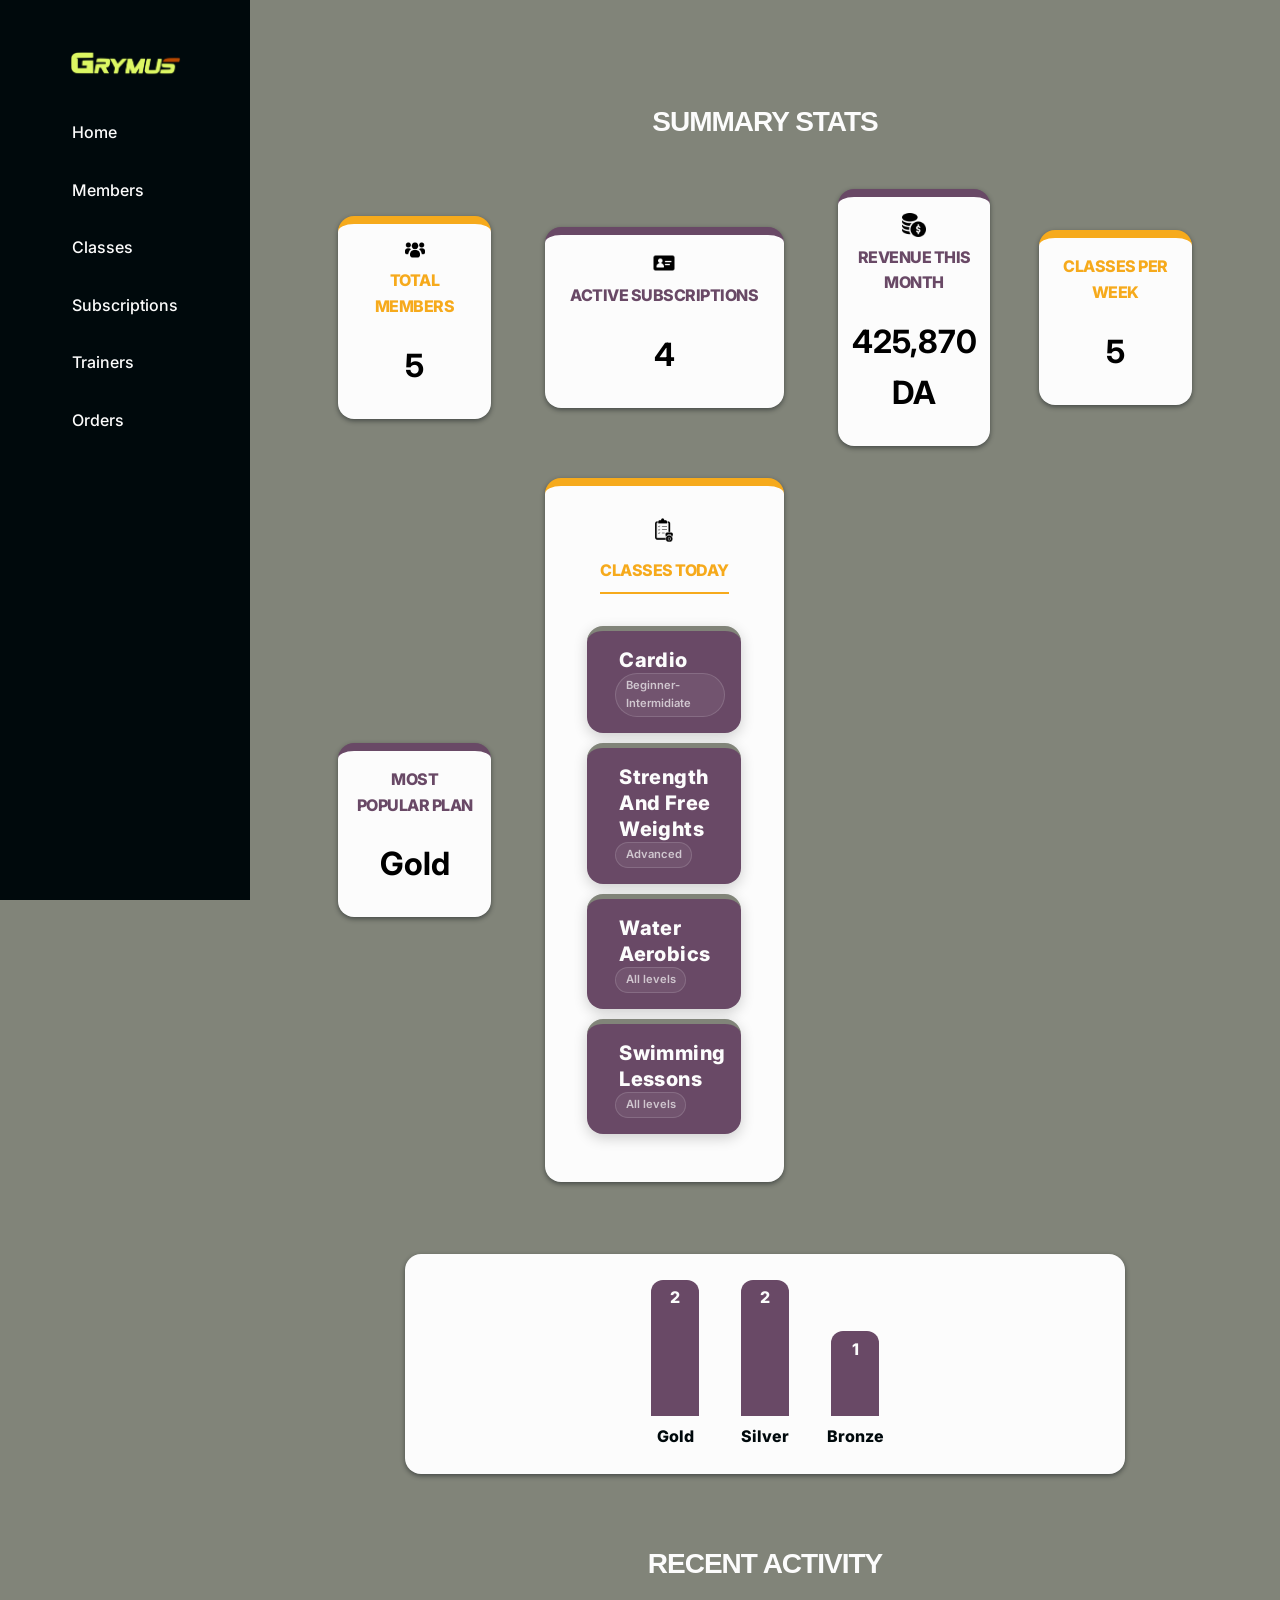
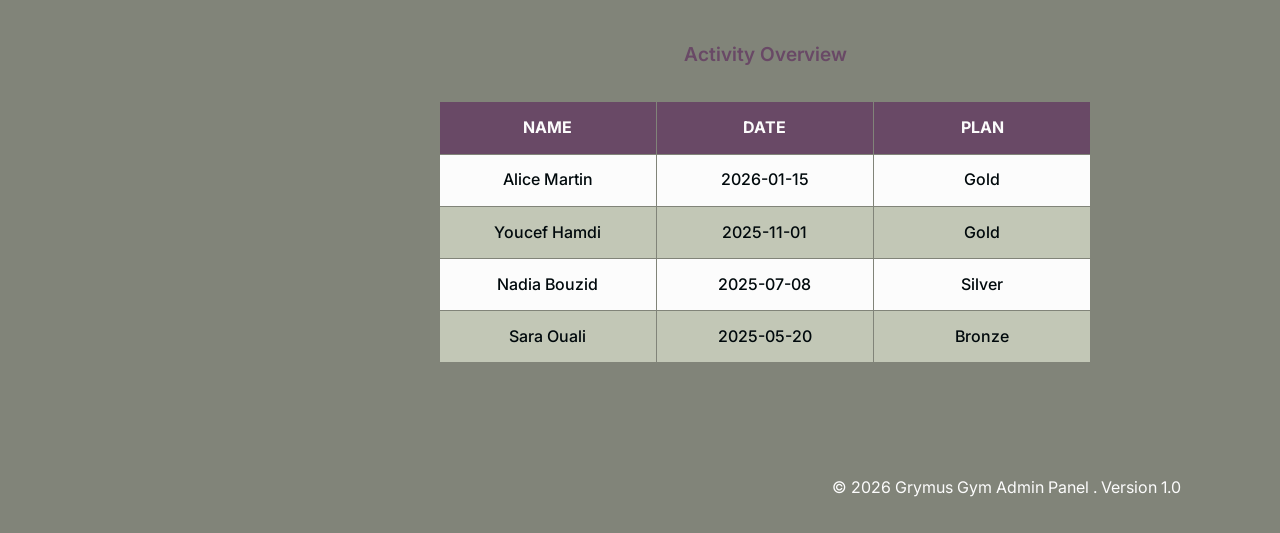
<file: admin-dashboard.html>
<!DOCTYPE html>
<html lang="en">
<head>
    <meta charset="UTF-8">
    <meta name="viewport" content="width=device-width, initial-scale=1.0">
    <title>Dashboard-Grymus</title>
    <link rel="stylesheet" href="admin.css">
    <link rel="preconnect" href="https://fonts.googleapis.com">
    <link rel="preconnect" href="https://fonts.gstatic.com" crossorigin>
    <link href="https://fonts.googleapis.com/css2?family=Inter:ital,opsz,wght@0,14..32,100..900;1,14..32,100..900&family=Oswald:wght@200..700&family=Poppins:ital,wght@0,100;0,200;0,300;0,400;0,500;0,600;0,700;0,800;0,900;1,100;1,200;1,300;1,400;1,500;1,600;1,700;1,800;1,900&family=Roboto:ital,wght@0,100..900;1,100..900&family=Syne:wght@400..800&display=swap" rel="stylesheet">
</head>
<body>
    
    <!--SIDE BAR NAVIGATION-->
   <aside>
      <nav id="sidebar-nav">
        <img src="imgs-admin/logo.png" alt="">
        <ul>
            <li><a href="admin-dashboard.html">Home</a></li>
            <li><a href="member-management.html">Members</a></li>
            <li><a href="admin-plans.html">Classes</a></li>
            <li><a href="">Subscriptions</a></li>
            <li><a href="">Trainers</a></li>
            <li><a href="">Orders</a></li>
        </ul>
      </nav>
   </aside>
    

   <main>
    <!--SUMMARY STATS SECTION-->
    <section id="summary-stats">
        <h2>Summary Stats</h2>
        <div id="stat-cards-container">
           <div class="stat-card total-members">
               <h3>Total Members</h3>
               <p id="dashboard-member-count">51</p>
           </div>
           <div class="stat-card active-subs">
               <h3>Active Subscriptions</h3>
               <p id="activeSubscriptions">21</p>
           </div>

           <div class="stat-card revenue">
               <h3>Revenue This Month</h3>
               <p>425,870 DA</p>
           </div>
           <div class="stat-card classesPerWeek">
              <h3>Classes Per Week</h3>
              <p id="classesPerWeek">—</p>
          </div>
          <div class="stat-card popularPlan">
              <h3>Most Popular Plan</h3>
               <p id="popularPlan">—</p>
          </div>
                     <div class="stat-card classes-today">
               <h3>Classes Today</h3>
               <div id="today-classes-container">
                   <div class="today-class">
                      <h4>Cardio</h4>
                       <p class="level-badge">Beginner-Intermidiate</p>
                  </div>
                  <div class="today-class">
                      <h4>Strength And Free Weights</h4>
                      <p class="level-badge">Advanced</p>
                  </div>
                  <div class="today-class">
                      <h4>Water Aerobics</h4>
                      <p class="level-badge">All levels</p>
                  </div>
                  <div class="today-class">
                      <h4>Swimming Lessons</h4>
                      <p class="level-badge">All levels</p>
                  </div>
               </div>
           </div>


        </div>
        
    </section>


    <div id="planChart"></div> 


    <!--RECECENT ACTIVITY SECTION-->
    <section id="recent-activity">
        <h2>Recent Activity</h2>
        <table>
            <caption>Activity overview</caption>
            <thead>
                <tr>
                    <th>Name</th>
                    <th>Date</th>
                    <th>Plan</th>
                </tr>
            </thead>
            <tbody>
                <tr>
                    <td>Mohamed Amine</td>
                    <td>2026-03-04</td>
                    <td>Silver</td>
                </tr>
                <tr>
                    <td>Sarah Benali</td>
                    <td>2026-03-01</td>
                    <td>Bronze</td>
                </tr>
                <tr>
                    <td>Youcef Bensalem</td>
                    <td>2026-02-28</td>
                    <td>Silver</td>
                </tr>
                <tr>
                    <td>amir Allouche</td>
                    <td>2026-02-20</td>
                    <td>Gold</td>
                </tr>
                <tr>
                    <td>Yasmine Benghalem</td>
                    <td>2026-02-18</td>
                    <td>Silver</td>
                </tr>
            </tbody>
        </table>
    </section>


   </main>
   
   <footer>
    <p>&copy; 2026 Grymus Gym Admin Panel . Version 1.0</p>
   </footer>
    
   
   <script src="admin.js"></script>
</body>
</html>
</file>
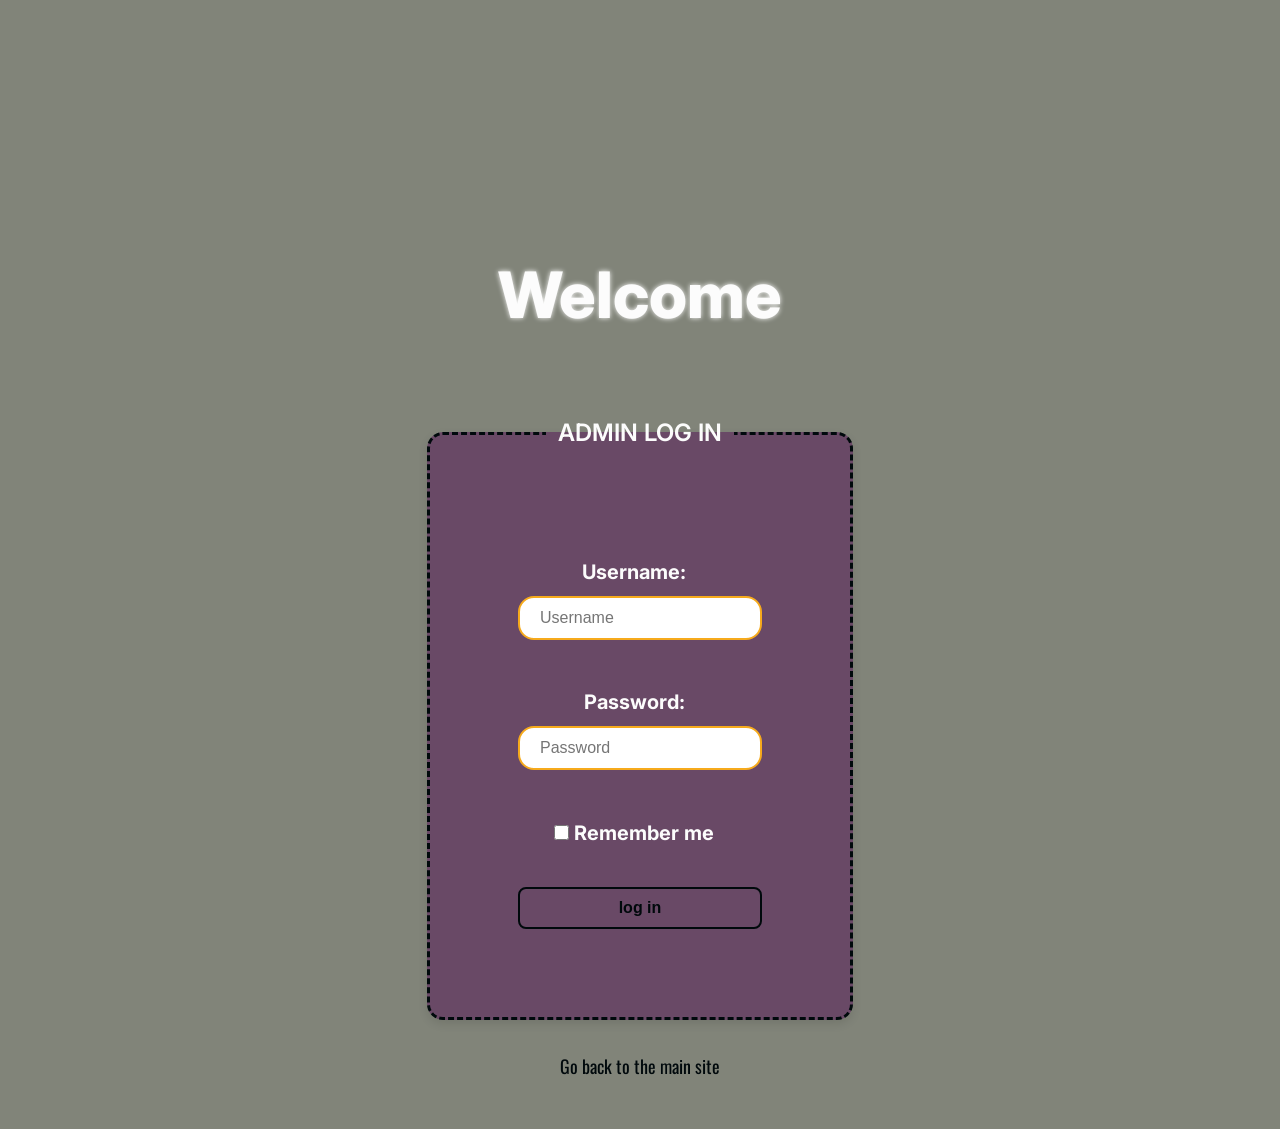
<file: admin-login.html>
<!DOCTYPE html>
<html lang="en">
<head>
    <meta charset="UTF-8">
    <meta name="viewport" content="width=device-width, initial-scale=1.0">
    <title>Admin Login-Grymus</title>
    <link rel="stylesheet" href="admin.css">
    <link rel="preconnect" href="https://fonts.googleapis.com">
  <link rel="preconnect" href="https://fonts.gstatic.com" crossorigin>
  <link href="https://fonts.googleapis.com/css2?family=Inter:ital,opsz,wght@0,14..32,100..900;1,14..32,100..900&family=Oswald:wght@200..700&family=Roboto:ital,wght@0,100..900;1,100..900&family=Syne:wght@400..800&display=swap" rel="stylesheet">
</head>
<body id="login-body">
    <main class="admin-main">
            <header>Welcome</header>
            <!--ADMIN LOG IN-->
        <section id="admin-log-in-form">

            <fieldset>
                <legend> Admin Log In</legend>
                <form>
                    <label for="username">Username:</label>
                    <input type="text" id="username" placeholder="Username" name="username" required>
                    <br>

                    <label for="password">Password:</label>
                    <input type="password" id="password" name="password" placeholder="Password" required>
                    <br>

                    <label><input type="checkbox" name="remember"> Remember me</label>
                    <br>

                    <button>log in</button>

                </form>

            </fieldset>
            <a class="main-site" href="../index.html">Go back to the main site</a>
        </section>
    </main>

</body>
</html>
</file>
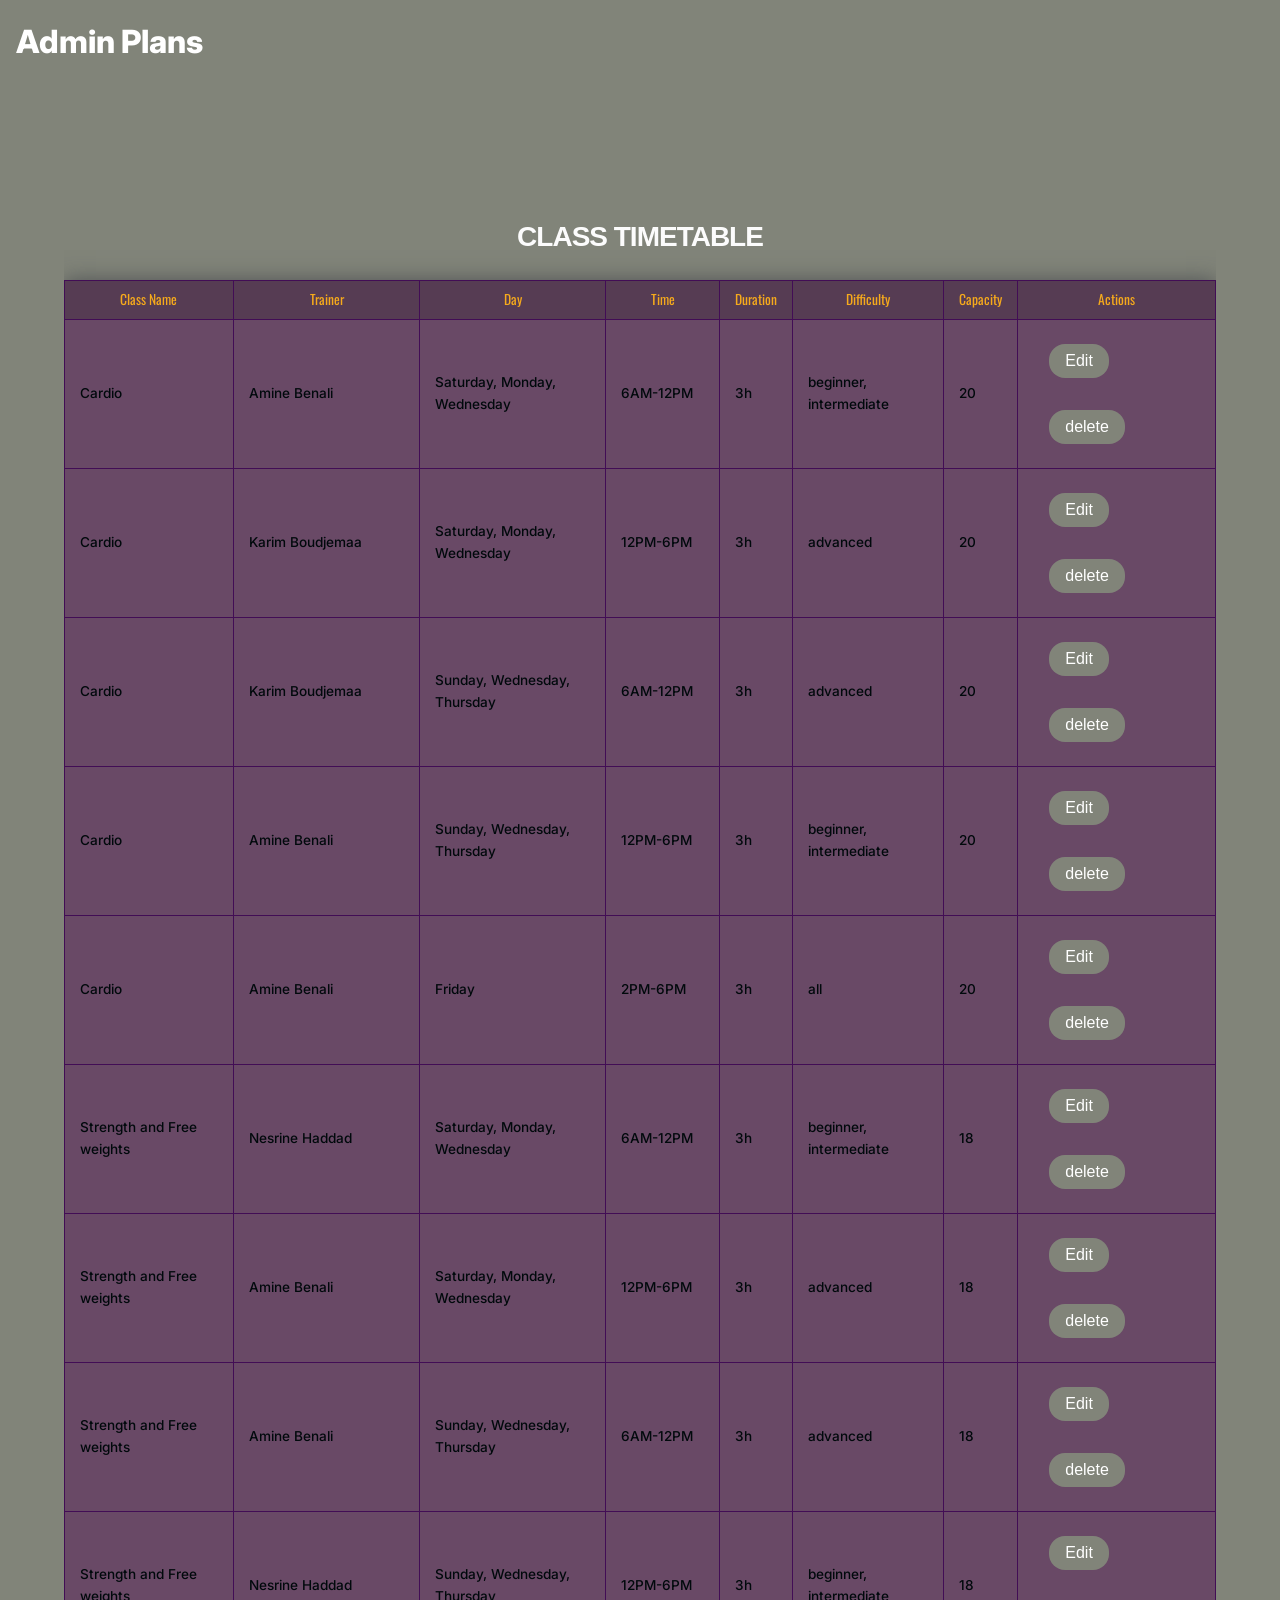
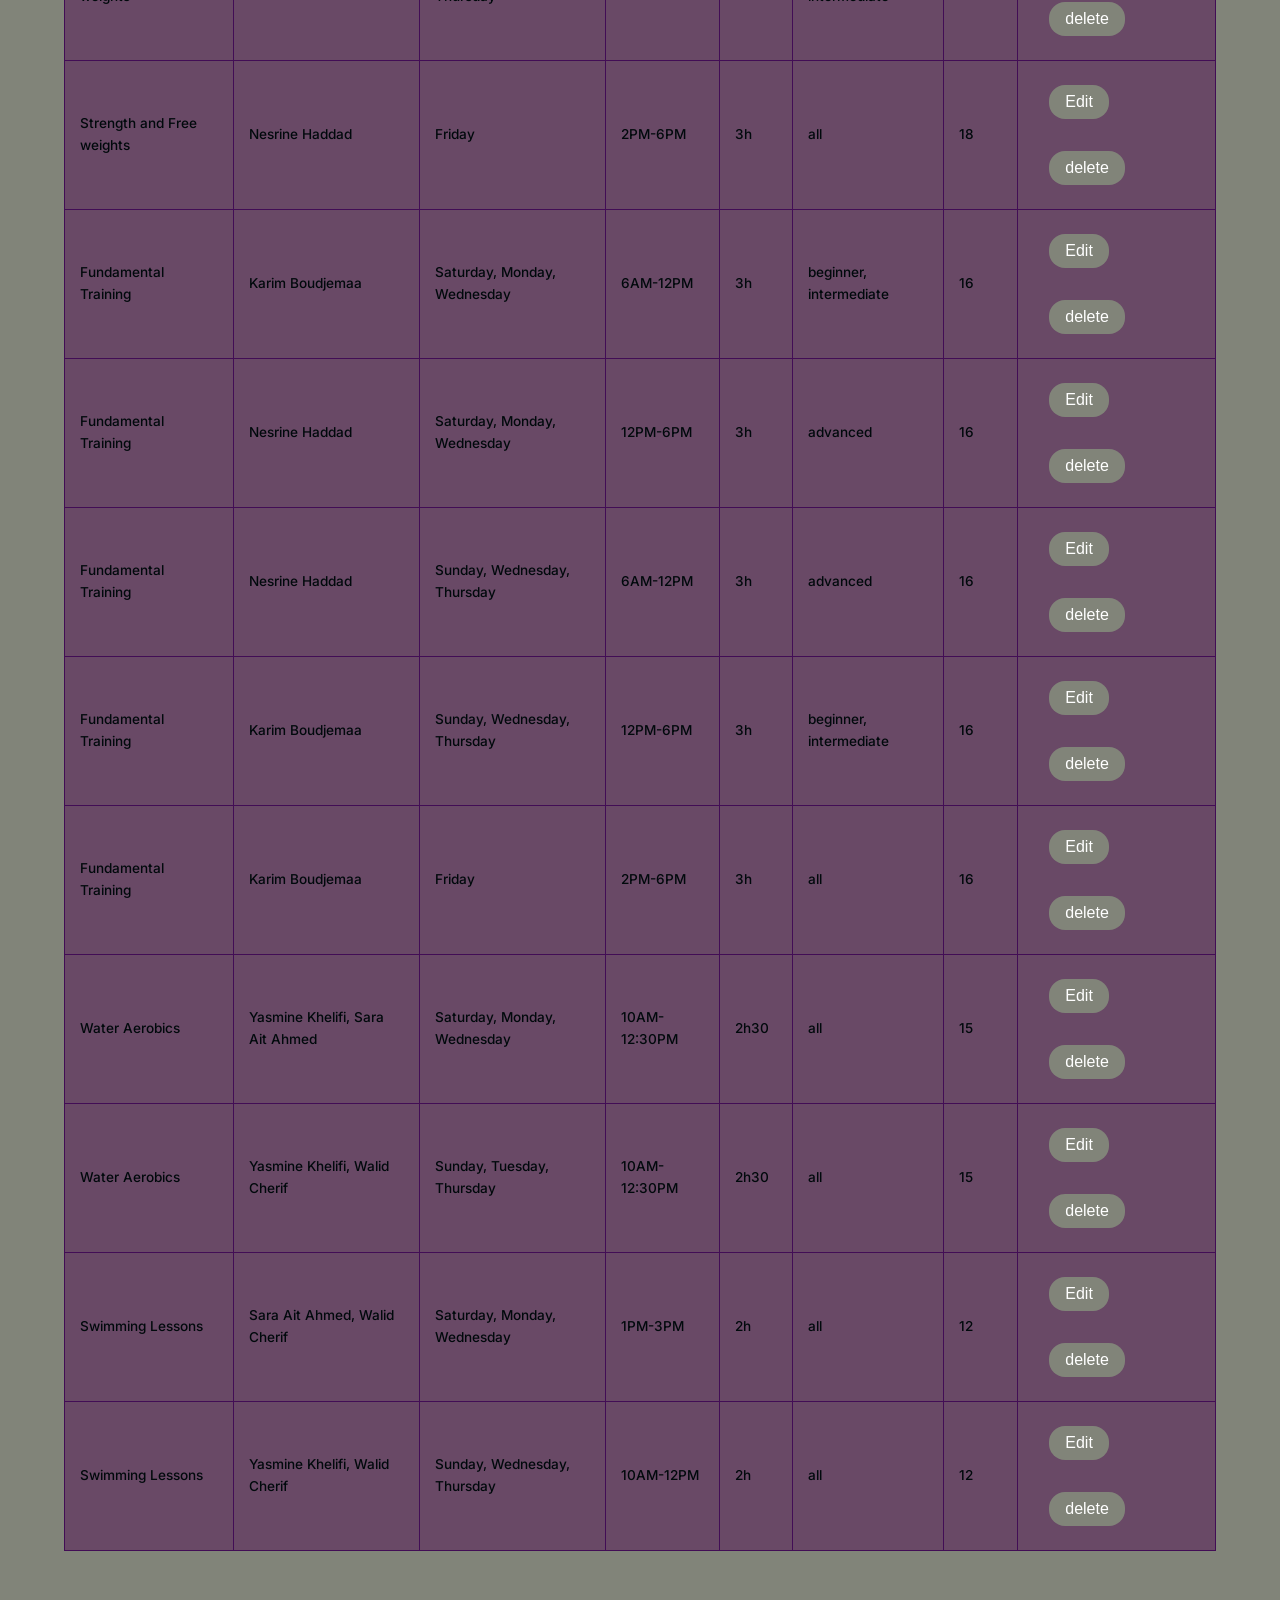
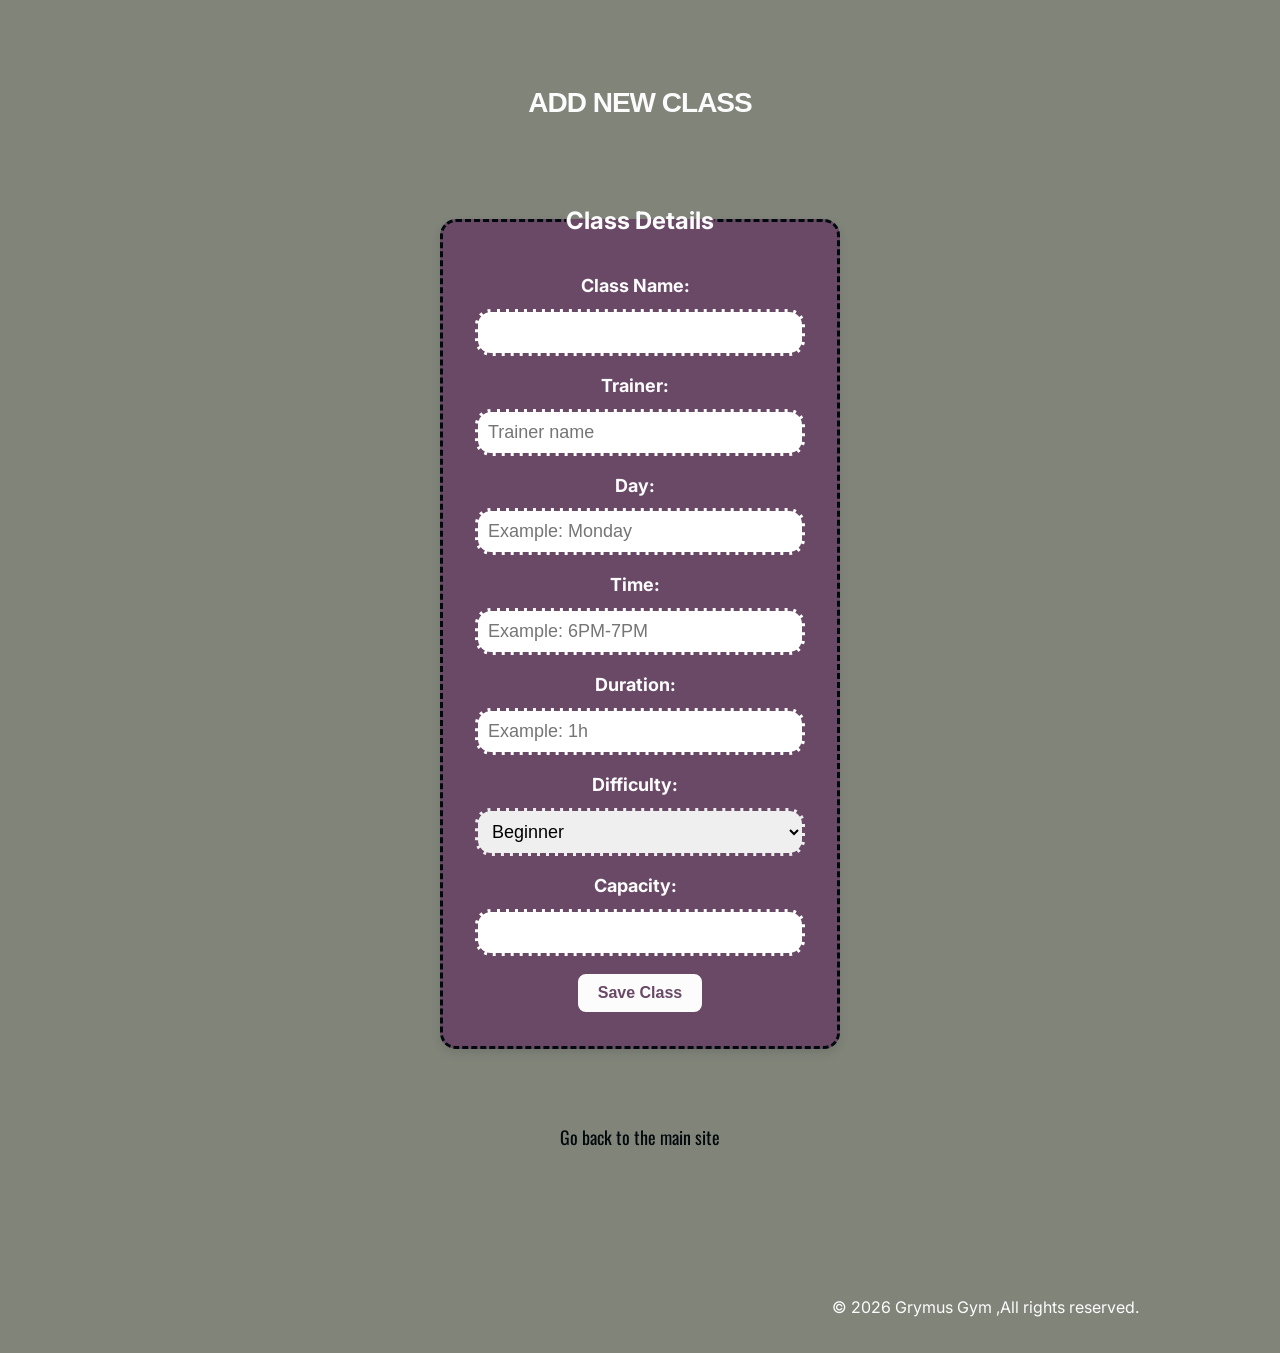
<file: admin-plans.html>
<!DOCTYPE html>
<html lang="en">
<head>
    <meta charset="UTF-8">
    <meta name="viewport" content="width=device-width, initial-scale=1.0">
    <title>Admin Plans-Grymus</title>
    <link rel="stylesheet" href="admin.css">
    <link rel="preconnect" href="https://fonts.googleapis.com">
  <link rel="preconnect" href="https://fonts.gstatic.com" crossorigin>
  <link href="https://fonts.googleapis.com/css2?family=Inter:ital,opsz,wght@0,14..32,100..900;1,14..32,100..900&family=Oswald:wght@200..700&family=Roboto:ital,wght@0,100..900;1,100..900&family=Syne:wght@400..800&display=swap" rel="stylesheet">
</head>
<body>
    
    <header>
        <h1>Admin Plans</h1>
    </header>


    <main class="plan-main">
                <section id="admin-classes">
                    <h2>Class Timetable</h2>
                    <table id="classes-admin-table">
                        <thead>
                            <tr>
                                <th>Class Name</th>
                                <th>Trainer</th>
                                <th>Day</th>
                                <th>Time</th>
                                <th>Duration</th>
                                <th>Difficulty</th>
                                <th>Capacity</th>
                                <th>Actions</th>
                            </tr>
                        </thead>
                        <tbody id="adminClassesBody"></tbody>
                    </table>
                </section>

                <section id="class-details">
                    <h2 id="classFormTitle">Add New Class</h2>
                    <p id="classFormMessage" aria-live="polite"></p>
                    <fieldset>
                        <legend>Class Details</legend>
                        <form id="classForm">
                            <input type="hidden" id="editIndex">
                            <div class="form-group">
                                <label for="className">Class Name:</label>
                                <input type="text" id="className" required>
                            </div>
                            <div class="form-group">
                                <label for="classTrainer">Trainer:</label>
                                <input type="text" id="classTrainer" placeholder="Trainer name" required>
                            </div>
                            <div class="form-group">
                                <label for="classDay">Day:</label>
                                <input type="text" id="classDay" placeholder="Example: Monday" required>
                            </div>
                            <div class="form-group">
                                <label for="classTime">Time:</label>
                                <input type="text" id="classTime" placeholder="Example: 6PM-7PM" required>
                            </div>
                            <div class="form-group">
                                <label for="classDuration">Duration:</label>
                                <input type="text" id="classDuration" placeholder="Example: 1h" required>
                            </div>
                            <div class="form-group">
                                <label for="classDifficulty">Difficulty:</label>
                                <select id="classDifficulty" required>
                                    <option value="beginner">Beginner</option>
                                    <option value="intermediate">Intermediate</option>
                                    <option value="advanced">Advanced</option>
                                    <option value="all">All levels</option>
                                </select>
                            </div>
                            <div class="form-group">
                                <label for="classCapacity">Capacity:</label>
                                <input type="number" id="classCapacity" min="1" required>
                            </div>
                            <button type="submit">Save Class</button>
                            <button type="button" id="cancelEdit" hidden>Cancel Edit</button>
                        </form>
                    </fieldset>
                </section>

                <a class="main-site" href="../index.html">Go back to the main site</a>

    </main>

        <!--FOOTER-->
    <footer>
        <p>&copy; 2026 Grymus Gym ,All rights reserved.</p>
    </footer>

    <script src="admin-plans.js"></script>

</body>
</html>
</file>
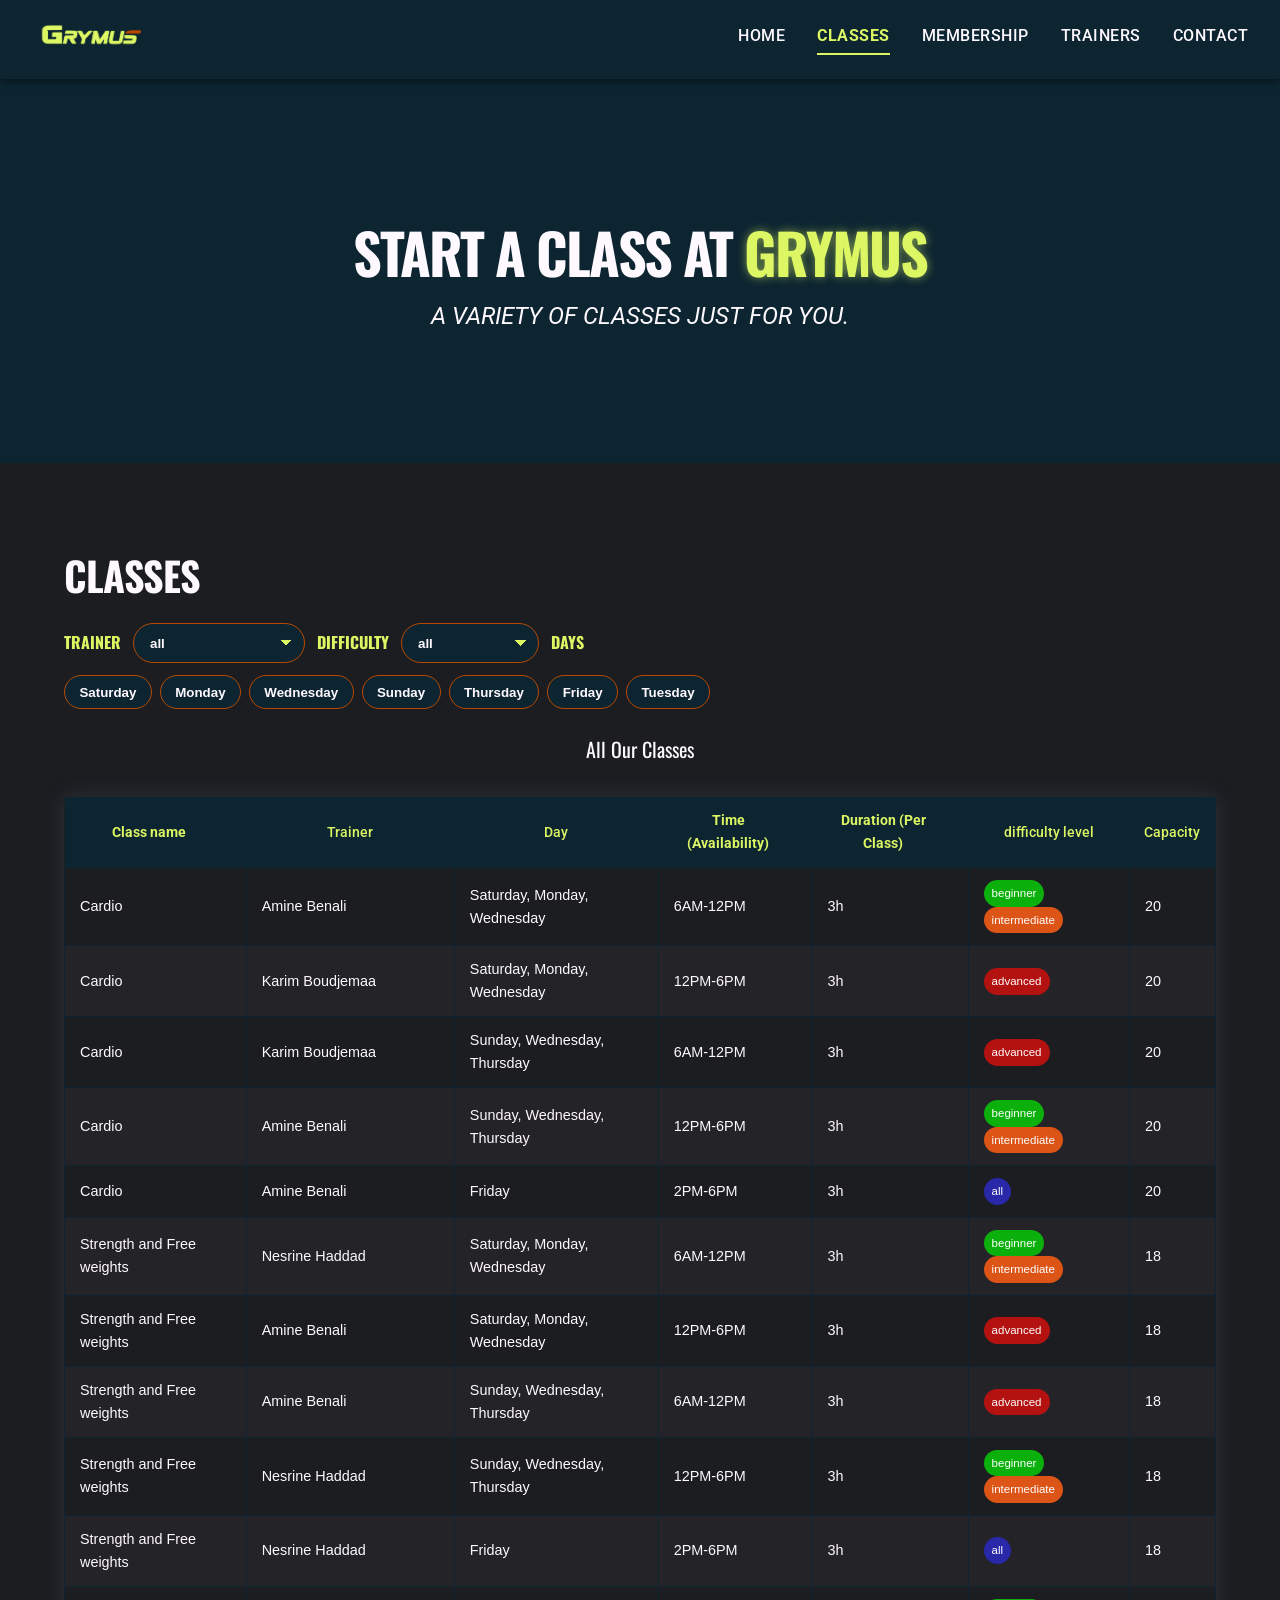
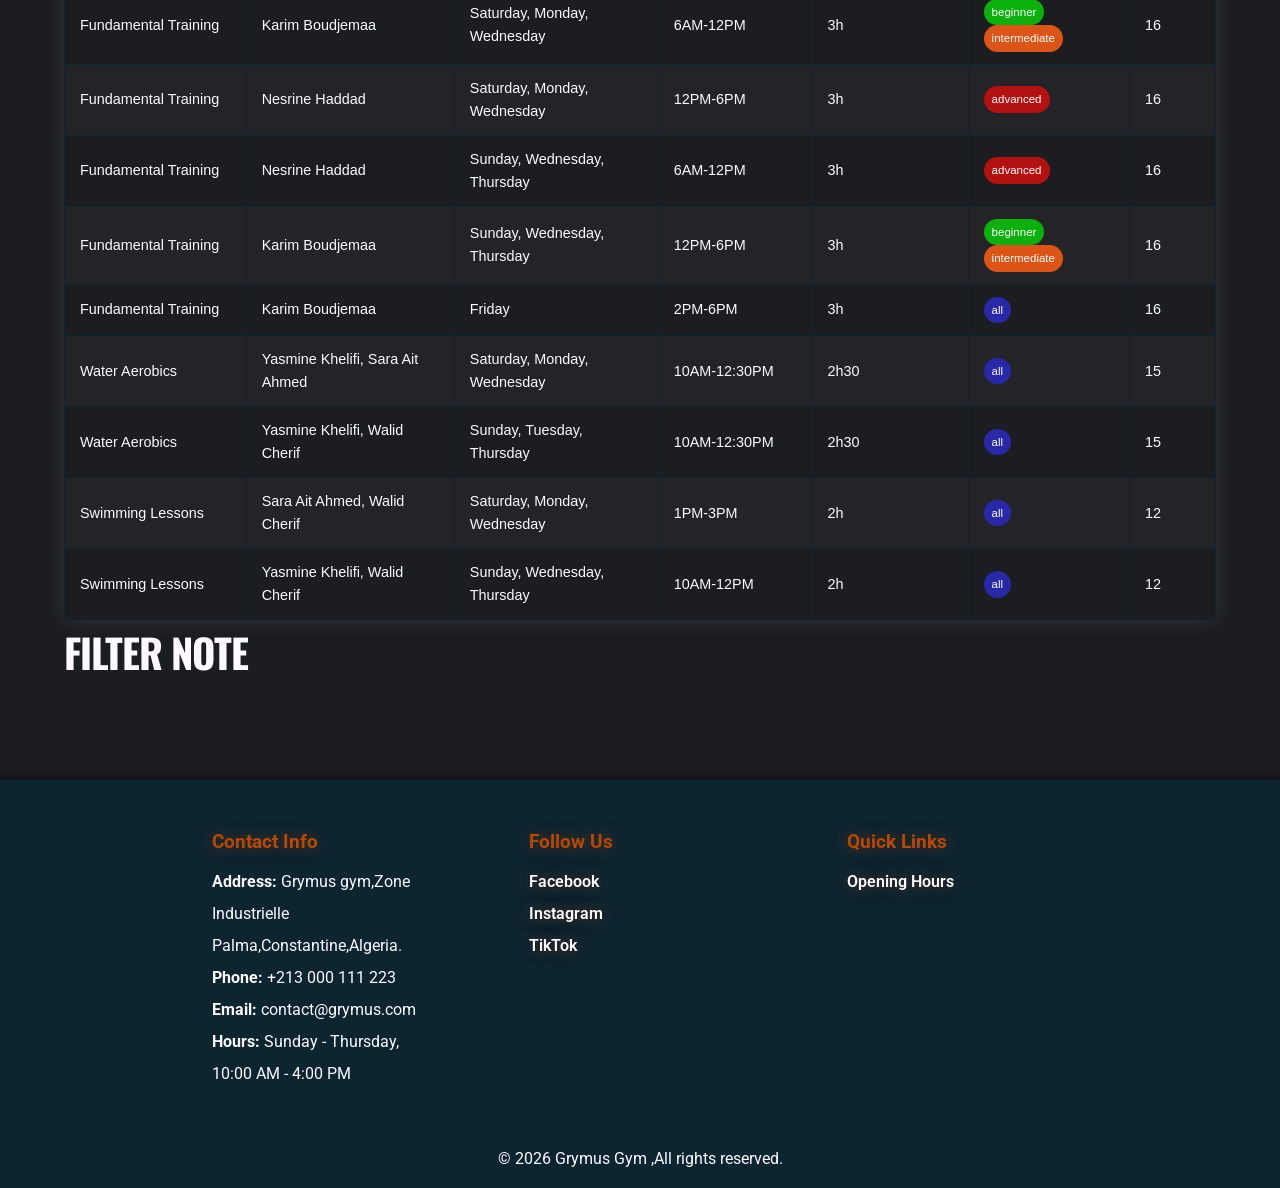
<file: classes.html>
<!DOCTYPE html>
<html lang="en">
<head>
    <meta charset="UTF-8">
    <meta name="viewport" content="width=device-width, initial-scale=1.0">
    <title>Classes-Grymus</title>
     <link rel="stylesheet" href="style.css">
  <link rel="preconnect" href="https://fonts.googleapis.com">
  <link rel="preconnect" href="https://fonts.gstatic.com" crossorigin>
  <link href="https://fonts.googleapis.com/css2?family=Inter:ital,opsz,wght@0,14..32,100..900;1,14..32,100..900&family=Oswald:wght@200..700&family=Roboto:ital,wght@0,100..900;1,100..900&family=Syne:wght@400..800&display=swap" rel="stylesheet">
</head>
<body>
    <!--NAVIGATION BAR-->

    <nav>
        <img src="imgs/logo.png" alt="Grymus Logo" height="150" width="100">
        <ul>
            <li><a href="index.html">Home</a></li>
            <li><a href="classes.html"  class="active">Classes</a></li>
            <li><a href="membership.html">Membership</a></li>
            <li><a href="trainers.html">Trainers</a></li>
            <li><a href="contact.html">Contact</a></li>
        </ul>
    </nav>

    <!--HERO SECTION-->

    <header class="page-header">
        <h1>Start a class at <span>Grymus</span></h1>
        <p>A variety of classes just for you.</p>
    </header>


    <main>

        <section id="classes-table">
            <h2>Classes</h2>
            <div id="filters">
            <label class="filter-label" for="trainerFilter">Trainer</label>
            <select id="trainerFilter" class="filter-select"></select>

            <label class="filter-label" for="difficultyFilter">Difficulty</label>
            <select id="difficultyFilter" class="filter-select"></select>

            <label class="filter-label">Days</label>
            <div id="dayFilter"></div>
            </div>
        
            <table>
                <caption>All Our Classes</caption>
               <thead>
                   <tr>
                      <th><button type="button" class="sort-btn" data-sort="name">Class name <span class="sort-indicator" aria-hidden="true"></span></button></th>
                      <th>Trainer</th>
                      <th>Day</th>
                      <th><button type="button" class="sort-btn" data-sort="time">Time (Availability) <span class="sort-indicator" aria-hidden="true"></span></button></th>
                      <th><button type="button" class="sort-btn" data-sort="duration">Duration (Per Class) <span class="sort-indicator" aria-hidden="true"></span></button></th>
                      <th>difficulty level</th>
                      <th>Capacity</th>
                  </tr>
               </thead>
               <tbody id="tableBody"></tbody>
  
    </table>
    </section>
        
        <!--FILTER NOTE SECTION-->
        <section id="filter-note">
            <h2>Filter Note</h2>
        </section>


    </main>

    <!--FOOTER SECTION-->
    <footer>
        <div id="footer-columns">
            <div class="footer-column">
               <h3>Contact Info</h3>
               <ul>
                 <li><strong>Address:</strong> Grymus gym,Zone Industrielle Palma,Constantine,Algeria.</li>
                 <li><strong>Phone:</strong> +213 000 111 223</li>
                 <li><strong>Email:</strong> contact@grymus.com</li>
                 <li><strong>Hours:</strong> Sunday - Thursday, 10:00 AM - 4:00 PM</li>
               </ul>
            </div>
            <div class="footer-column">
               <h3>Follow Us</h3>
               <ul>
                   <li><a href="">Facebook</a></li>
                   <li><a href="">Instagram</a></li>
                   <li><a href="">TikTok</a></li>
               </ul>
           </div>
           <div class="footer-column">
               <h3>Quick Links</h3>
               <ul>
                 <li><a href="contact.html#opening-hours-table">Opening Hours</a></li>
               </ul>
           </div>
        </div>
        <p>&copy; 2026 Grymus Gym ,All rights reserved.</p>
   </footer>

    <script src="classes.js"></script>
</body>
</html>
</file>
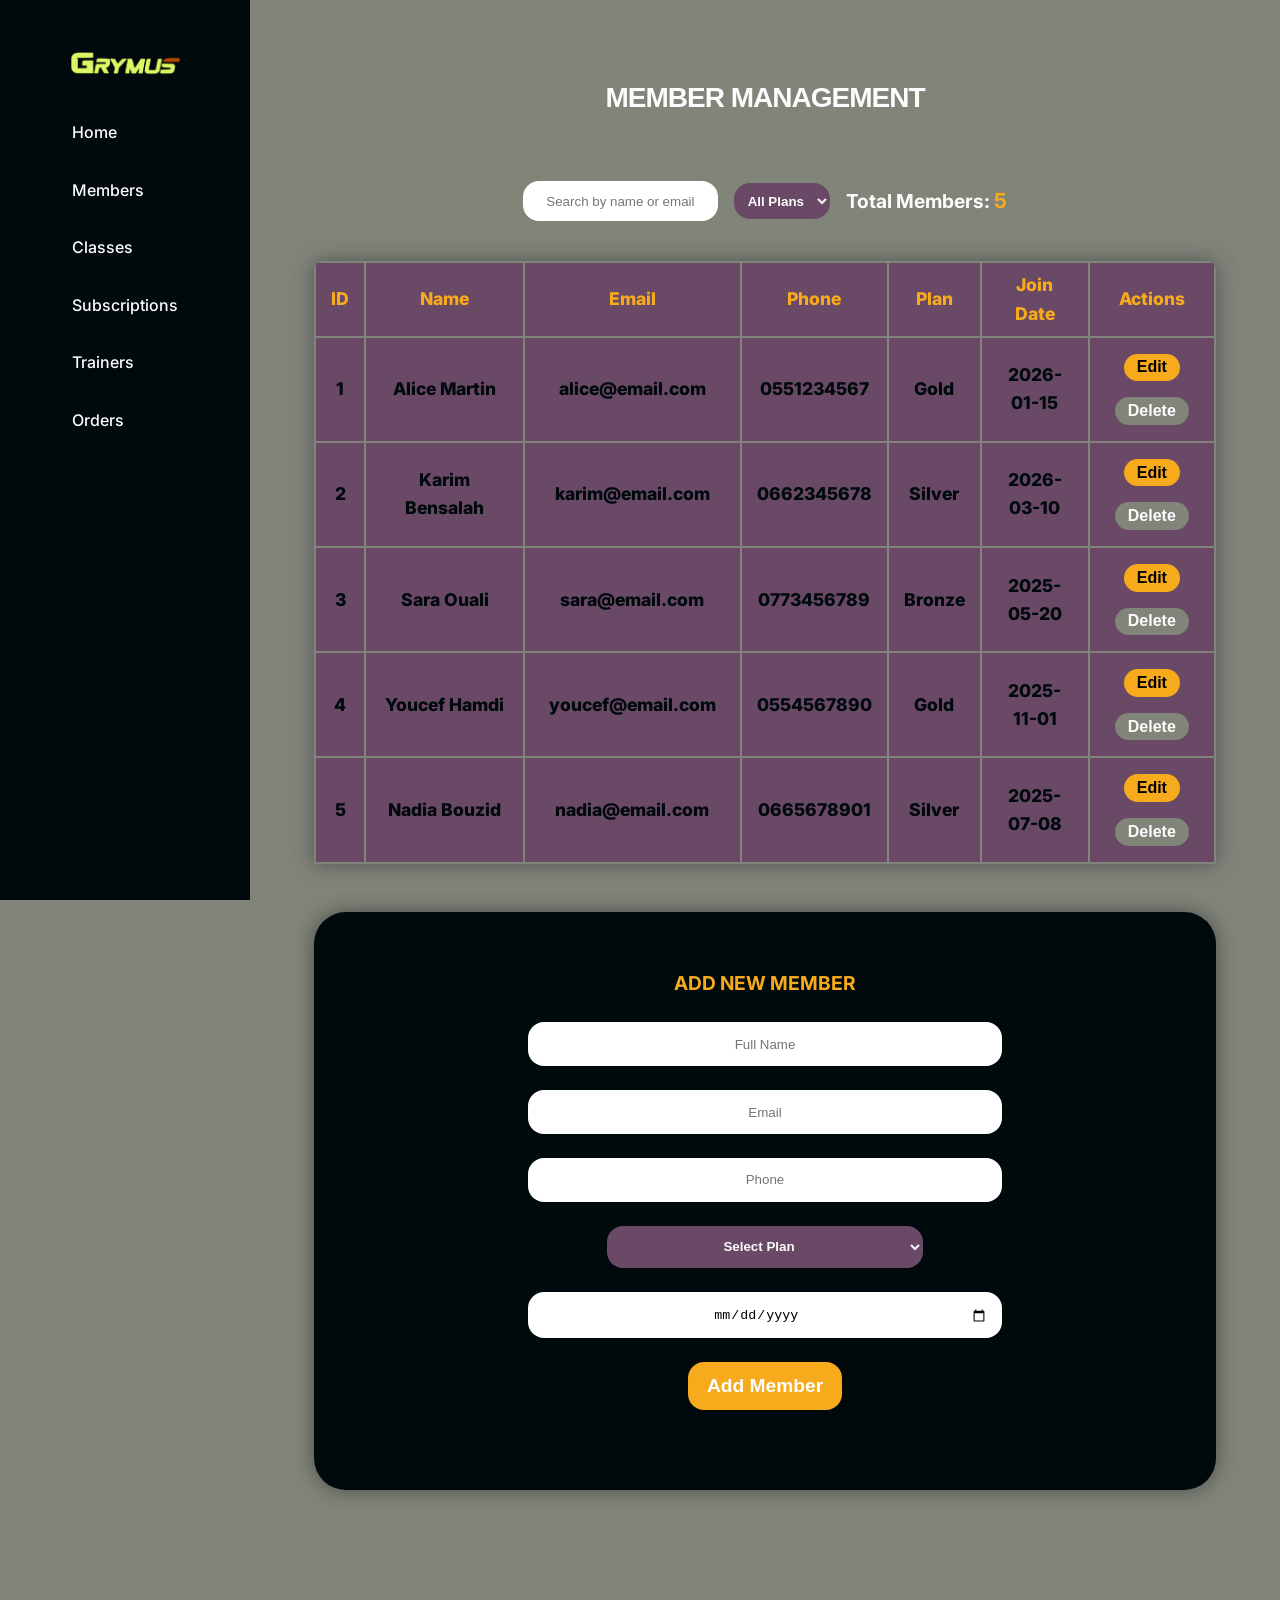
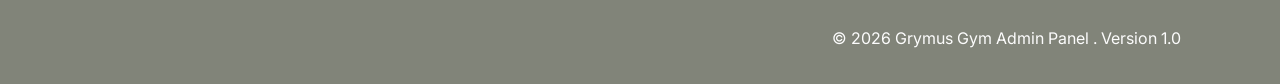
<file: member-management.html>
<!DOCTYPE html>
<html lang="en">
<head>
    <meta charset="UTF-8">
    <meta name="viewport" content="width=device-width, initial-scale=1.0">
    <title>Document</title>
    <link rel="stylesheet" href="admin.css">
    <link rel="preconnect" href="https://fonts.googleapis.com">
    <link rel="preconnect" href="https://fonts.gstatic.com" crossorigin>
    <link href="https://fonts.googleapis.com/css2?family=Inter:ital,opsz,wght@0,14..32,100..900;1,14..32,100..900&family=Oswald:wght@200..700&family=Poppins:ital,wght@0,100;0,200;0,300;0,400;0,500;0,600;0,700;0,800;0,900;1,100;1,200;1,300;1,400;1,500;1,600;1,700;1,800;1,900&family=Roboto:ital,wght@0,100..900;1,100..900&family=Syne:wght@400..800&display=swap" rel="stylesheet">
</head>
<body class="admin-layout">

      <!--SIDE BAR NAVIGATION-->
   <aside>
      <nav id="sidebar-nav">
        <img src="imgs-admin/logo.png" alt="">
        <ul>
            <li><a href="admin-dashboard.html">Home</a></li>
            <li><a href="member-management.html">Members</a></li>
            <li><a href="">Classes</a></li>
            <li><a href="">Subscriptions</a></li>
            <li><a href="">Trainers</a></li>
            <li><a href="">Orders</a></li>
        </ul>
      </nav>
   </aside>



   <main>
      <!--MEMBERS MANAGEMENT SECTION-->
      <section id="members-section">
        <h2>Member Management</h2>

        <!-- SEARCH AND FILTER -->
        <div id="members-controls">
            <input type="text" id="search-input" placeholder="Search by name or email">
            <select id="plan-filter">
                <option value="All">All Plans</option>
                <option value="Bronze">Bronze</option>
                <option value="Silver">Silver</option>
                <option value="Gold">Gold</option>
            </select>
            <p>Total Members: <span id="member-count">0</span></p>
        </div>

        <!-- MEMBERS TABLE -->
        <table id="members-table">
            <thead>
                <tr>
                    <th>ID</th>
                    <th>Name</th>
                    <th>Email</th>
                    <th>Phone</th>
                    <th>Plan</th>
                    <th>Join Date</th>
                    <th>Actions</th>
                </tr>
            </thead>
            <tbody></tbody>
        </table>




         <!-- ADD MEMBER FORM -->
        <div id="add-member-form">
            <h3>Add New Member</h3>
            <input type="text" id="admin-name" placeholder="Full Name">
            <input type="email" id="admin-email" placeholder="Email">
            <input type="text" id="admin-phone" placeholder="Phone">
            <select id="admin-plan">
                <option value="">Select Plan</option>
                <option value="Bronze">Bronze</option>
                <option value="Silver">Silver</option>
                <option value="Gold">Gold</option>
            </select>
            <input type="date" id="admin-joindate">
            <button type="button" id="add-member-btn">Add Member</button>
            <p id="add-member-error"></p>
        </div>
      </section>

    <!-- EDIT MEMBER MODAL -->
      <div id="edit-modal" class="modal hidden">
        <div class="modal-content">
            <h3>Edit Member</h3>
            <input type="text" id="edit-name" placeholder="Full Name">
            <input type="email" id="edit-email" placeholder="Email">
            <input type="text" id="edit-phone" placeholder="Phone">
            <select id="edit-plan">
                <option value="Bronze">Bronze</option>
                <option value="Silver">Silver</option>
                <option value="Gold">Gold</option>
            </select>
            <input type="date" id="edit-joindate">
            <button type="button" id="save-edit-btn">Save</button>
            <button type="button" id="cancel-edit-btn">Cancel</button>
        </div>
      </div>





   </main>
   
   <footer>
    <p>&copy; 2026 Grymus Gym Admin Panel . Version 1.0</p>
   </footer>
    
   
   <script src="admin.js"></script>
</body>
</html>
</file>
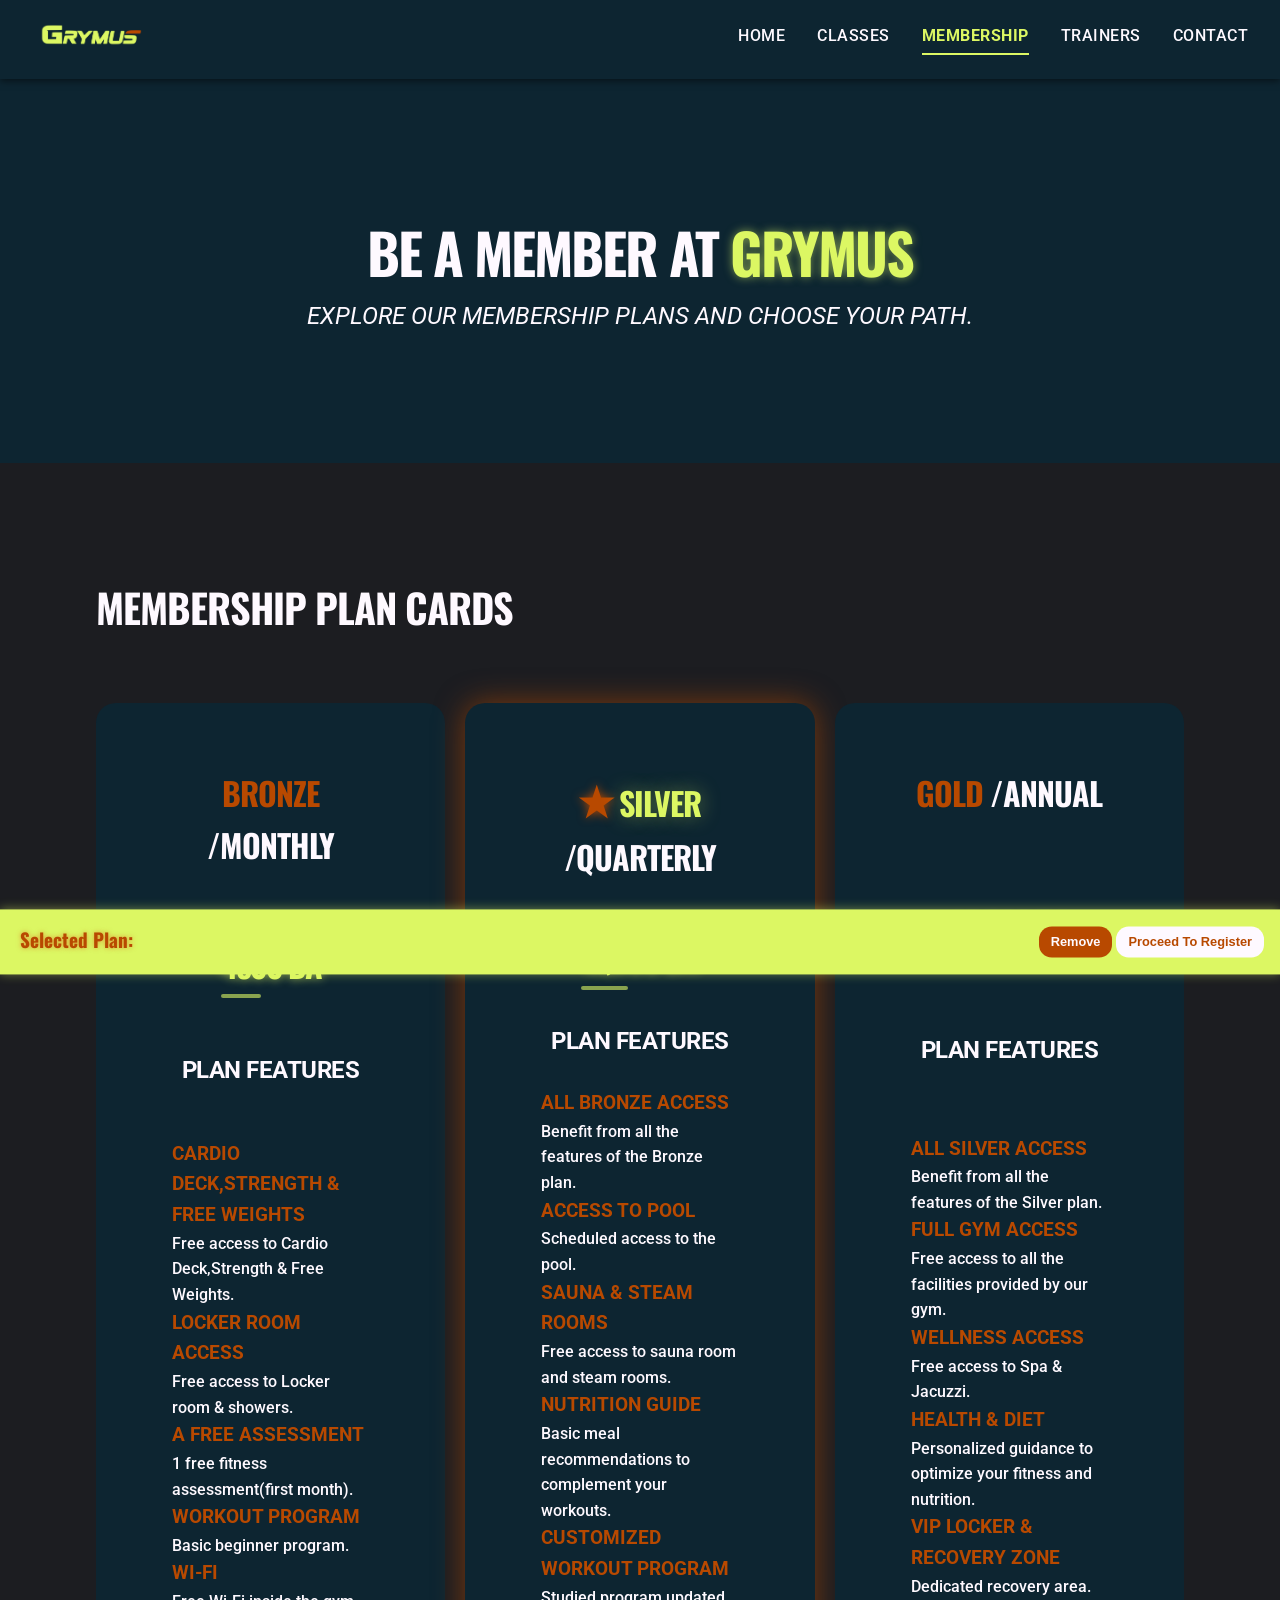
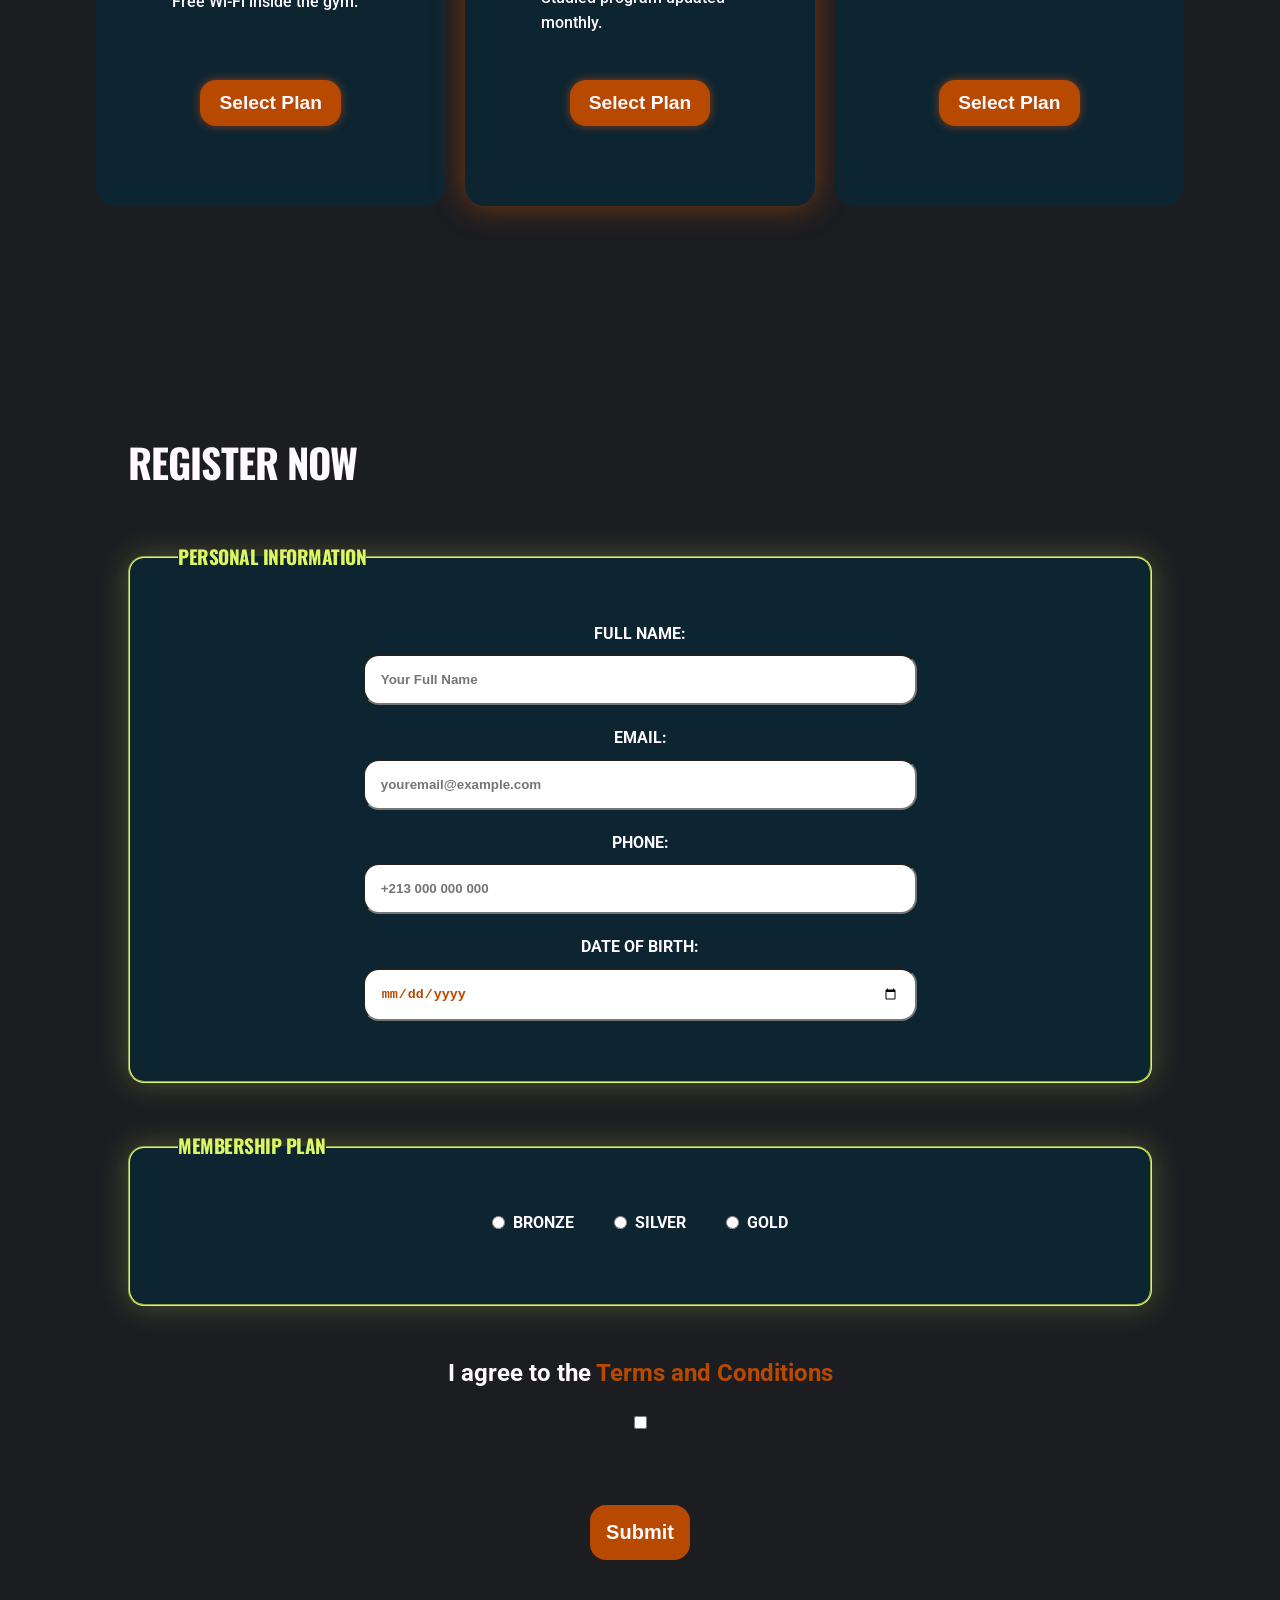
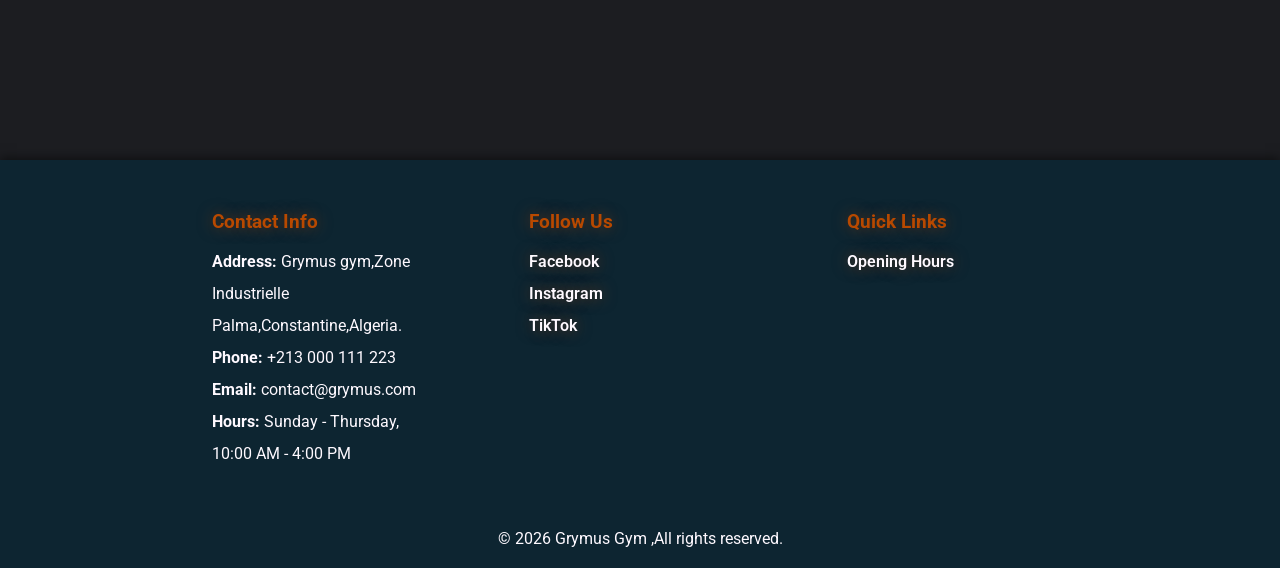
<file: membership.html>
<!DOCTYPE html>
<html lang="en">
<head>
    <meta charset="UTF-8">
    <meta name="viewport" content="width=device-width, initial-scale=1.0">
    <title>Membership-Grymus</title>
    <link rel="stylesheet" href="style.css">
    <link rel="preconnect" href="https://fonts.googleapis.com">
    <link rel="preconnect" href="https://fonts.gstatic.com" crossorigin>
    <link href="https://fonts.googleapis.com/css2?family=Inter:ital,opsz,wght@0,14..32,100..900;1,14..32,100..900&family=Oswald:wght@200..700&family=Roboto:ital,wght@0,100..900;1,100..900&family=Syne:wght@400..800&display=swap" rel="stylesheet">
</head>
<body>
    <!--NAVIGATION BAR-->

    <nav>
        <img src="imgs/logo.png" alt="Grymus Logo" height="150" width="100">
        <ul>
            <li><a href="index.html">Home</a></li>
            <li><a href="classes.html">Classes</a></li>
            <li><a href="membership.html" class="active">Membership</a></li>
            <li><a href="trainers.html">Trainers</a></li>
            <li><a href="contact.html">Contact</a></li>
        </ul>
    </nav>

    <header class="page-header">
        <h1>Be A Member At <span>Grymus</span></h1>
        <p>Explore Our Membership Plans and choose your path.</p>
    </header>

    <div id="mini-cart">
        <div>
            <span>Selected Plan: </span>
            <strong id="cart-plan-name"></strong>
            <span id="cart-plan-price"></span>
        </div>
        <div>
            <button id="remove-plan-btn">Remove</button>
            <button id="proceed-plan-btn">Proceed To Register</button>
        </div>
    </div>
    <main>

        <!--MEMBERSHIP PLAN CARDS SECTION-->

        <section id="membership-plans">
           <h2>Membership Plan Cards</h2>
           <div id="membership-plans-container">
               <div class="membership-plan">
                  <h3><span>Bronze</span> /Monthly</h3>
                  <p class="price">4500 DA</p>
                  <h4>Plan Features</h4>
                  <dl>   
                      <dt>Cardio Deck,Strength & free Weights</dt>
                      <dd>Free access to Cardio Deck,Strength & Free Weights.</dd>


                      <dt>Locker Room Access</dt>
                      <dd>Free access to Locker room & showers.</dd>


                      <dt>A free assessment</dt>
                      <dd>1 free fitness assessment(first month).</dd>


                      <dt>Workout Program<dt>
                      <dd>Basic beginner program.</dd>


                      <dt>Wi-Fi</dt>
                      <dd>Free Wi-Fi inside the gym.</dd>
                  </dl>
                  <button class="select-plan">Select Plan</button>
              </div>
              <div class="membership-plan recommended" >
                  <h3><span class="badge">Silver</span> /Quarterly</h3>
                  <p class="price">12,000 DA</p>
                  <h4>Plan Features</h4>
                  <dl>   
                      <dt>All Bronze access</dt>
                      <dd>Benefit from all the features of the Bronze plan.</dd>


                      <dt>Access to Pool</dt>
                      <dd>Scheduled access to the pool.</dd>


                      <dt>Sauna & Steam Rooms</dt>
                      <dd>Free access to sauna room and steam rooms.</dd>


                      <dt>Nutrition guide<dt>
                      <dd>Basic meal recommendations to complement your workouts.</dd>

                      <dt>Customized workout program</dt>
                      <dd>Studied program updated monthly.</dd>
                  </dl>
                  <button class="select-plan">Select Plan</button>
              </div>
              <div class="membership-plan">
                  <h3><span>Gold</span> /Annual</h3>
                  <p class="price">49,500 DA</p>
                  <h4>Plan Features</h4>
                  <dl>   
                      <dt>All Silver Access</dt>
                      <dd>Benefit from all the features of the Silver plan.</dd>

                      <dt>Full Gym Access</dt>
                      <dd>Free access to all the facilities provided by our gym.</dd>

                      <dt>Wellness Access</dt>
                      <dd>Free access to Spa & Jacuzzi.</dd>

                      <dt>Health & Diet</dt>
                      <dd>Personalized guidance to optimize your fitness and nutrition.</dd>

                      <dt>VIP Locker & Recovery Zone</dt>
                      <dd>Dedicated recovery area.</dd>
                  </dl>
                  <button class="select-plan">Select Plan</button>
              </div>
           </div>
       </section>
       <!--REGISTRATION FORM-->
       <section id="registration-form">
           <h2>Register Now</h2>
           <form id="register">
            <fieldset>
                <legend>Personal Information</legend>
                <label for="Full-Name">Full Name: </label>
                <input type="text" placeholder="Your Full Name" id="Full-Name" name="fullname">
                <p id="error-fullname" class="error-message"></p>
                <label for="email">Email:</label>
                <input type="email" placeholder="youremail@example.com" id="email" name="email">
                <p id="error-email" class="error-message"></p>
                <label for="phone">Phone: </label>
                <input type="tel" placeholder="+213 000 000 000" id="phone" name="phone">
                <p id="error-phone" class="error-message"></p>
                <label for="date-of-birth">Date of Birth: </label>
                <input type="date" id="date-of-birth" name="dateofbirth">
                <p id="error-dateOfBirth" class="error-message"></p>
            </fieldset>
            <fieldset >
                <legend>Membership Plan</legend>
                <div id="plan-radio">
                    <label>
                        <input type="radio" name="plan" value="bronze">Bronze
                    </label>
                    <label>
                        <input type="radio" name="plan" value="silver">Silver
                    </label>
                    <label>
                        <input type="radio" name="plan" value="gold">Gold
                    </label>
                    
                </div>
                <p id="error-plan" class="error-message"></p>
            </fieldset>
            <div id="terms-and-conditions">
                <label for="agree">I agree to the <a href="terms-and-conditions.html">Terms and Conditions</a></label>
                <input type="checkbox" id="agree" name="agree">
                <p id="error-terms" class="error-message"></p>
                <button type="submit">Submit</button>
            </div>
            <p id="valid-form-message"></p>
           </form>
       </section>
      
    </main>
   <footer>
        <div id="footer-columns">
            <div class="footer-column">
               <h3>Contact Info</h3>
               <ul>
                 <li><strong>Address:</strong> Grymus gym,Zone Industrielle Palma,Constantine,Algeria.</li>
                 <li><strong>Phone:</strong> +213 000 111 223</li>
                 <li><strong>Email:</strong> contact@grymus.com</li>
                 <li><strong>Hours:</strong> Sunday - Thursday, 10:00 AM - 4:00 PM</li>
               </ul>
            </div>
            <div class="footer-column">
               <h3>Follow Us</h3>
               <ul>
                   <li><a href="">Facebook</a></li>
                   <li><a href="">Instagram</a></li>
                   <li><a href="">TikTok</a></li>
               </ul>
           </div>
           <div class="footer-column">
               <h3>Quick Links</h3>
               <ul>
                 <li><a href="contact.html#opening-hours-table">Opening Hours</a></li>
               </ul>
           </div>
        </div>
        <p>&copy; 2026 Grymus Gym ,All rights reserved.</p>
   </footer>
   <script src="script.js"></script>
   
</body>
</html>
</file>
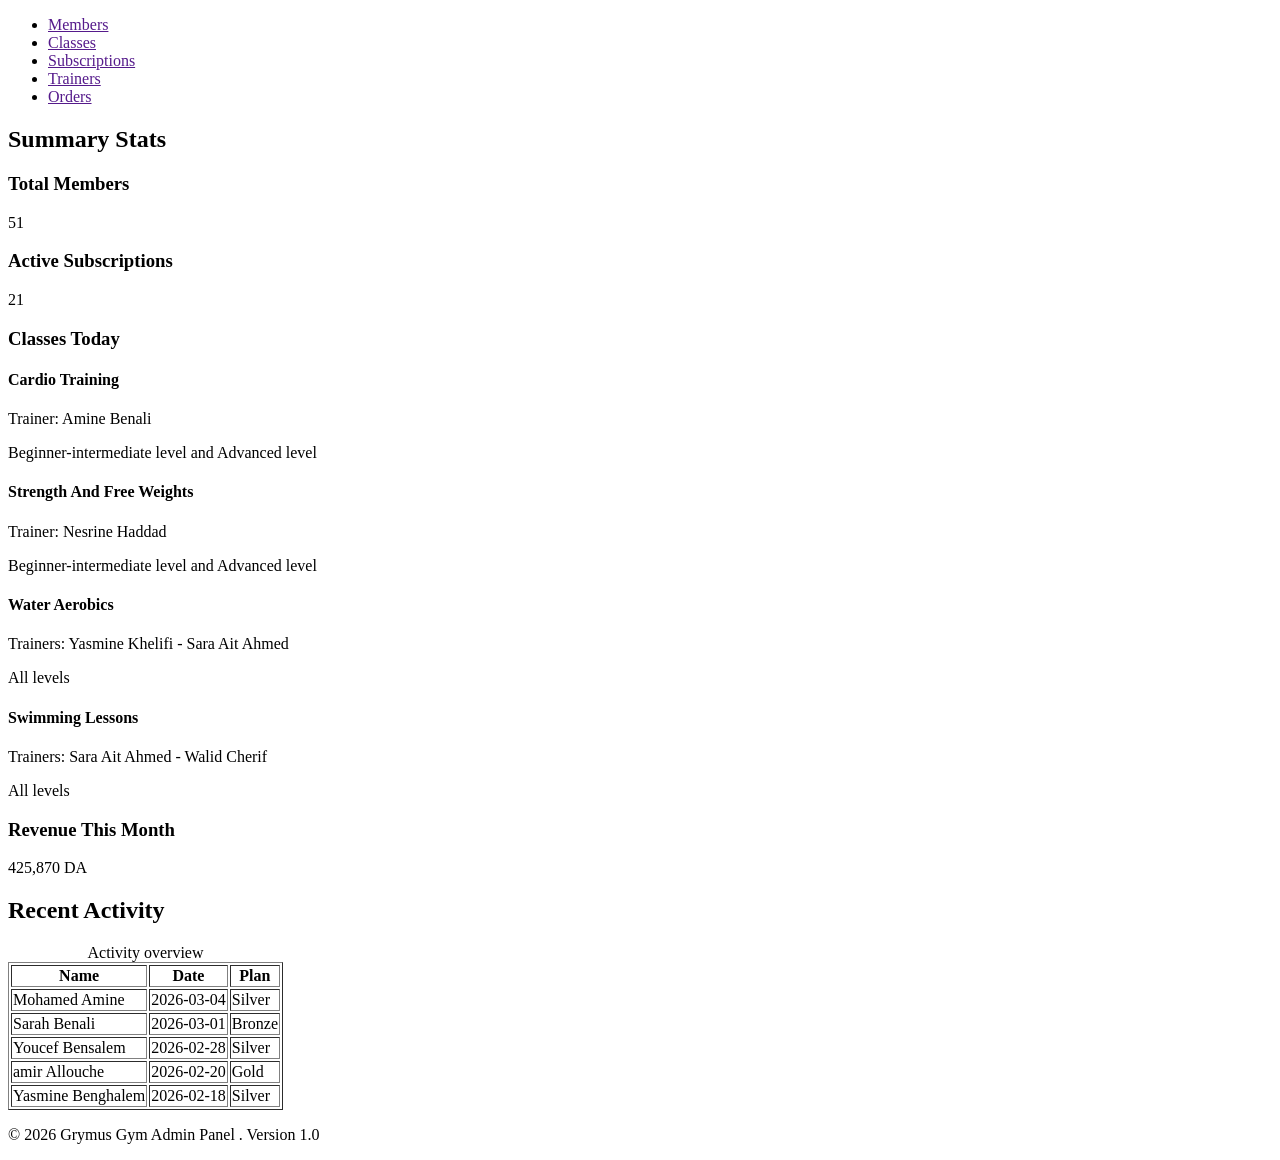
<file: admin/admin-dashboard.html>
<!DOCTYPE html>
<html lang="en">
<head>
    <meta charset="UTF-8">
    <meta name="viewport" content="width=device-width, initial-scale=1.0">
    <title>Dashboard-Grymus</title>
</head>
<body>
    
    <!--SIDE BAR NAVIGATION-->
   <aside>
      <nav id="sidebar-nav">
        <ul>
            <li><a href="">Members</a></li>
            <li><a href="">Classes</a></li>
            <li><a href="">Subscriptions</a></li>
            <li><a href="">Trainers</a></li>
            <li><a href="">Orders</a></li>
        </ul>
      </nav>
   </aside>


   <main>
    <!--SUMMARY STATS SECTION-->
    <section id="summary-stats">
        <h2>Summary Stats</h2>
        <div class="stat-card">
            <h3>Total Members</h3>
            <p>51</p>
        </div>
        <div class="stat-card">
            <h3>Active Subscriptions</h3>
            <p>21</p>
        </div>
        <div class="stat-card">
            <h3>Classes Today</h3>
            <div class="today-class">
                <h4>Cardio Training</h4>
                <p><span>Trainer: </span> Amine Benali</p>
                <p>Beginner-intermediate level and Advanced level</p>
            </div>
            <div class="today-class">
                <h4>Strength And Free Weights</h4>
                <p><span>Trainer: </span> Nesrine Haddad</p>
                <p>Beginner-intermediate level and Advanced level</p>
            </div>
            <div class="today-class">
                <h4>Water Aerobics</h4>
                <p><span>Trainers: </span>Yasmine Khelifi - Sara Ait Ahmed</p>
                <p>All levels</p>
            </div>
            <div class="today-class">
                <h4>Swimming Lessons</h4>
                <p><span>Trainers: </span>Sara Ait Ahmed - Walid Cherif</p>
                <p>All levels</p>
            </div>
        </div>
        <div class="stat-card">
            <h3>Revenue This Month</h3>
            <p>425,870 DA</p>
        </div>
    </section>
    <!--RECECENT ACTIVITY SECTION-->
    <section id="recent-activity">
        <h2>Recent Activity</h2>
        <table border="1">
            <caption>Activity overview</caption>
            <thead>
                <tr>
                    <th>Name</th>
                    <th>Date</th>
                    <th>Plan</th>
                </tr>
            </thead>
            <tbody>
                <tr>
                    <td>Mohamed Amine</td>
                    <td>2026-03-04</td>
                    <td>Silver</td>
                </tr>
                <tr>
                    <td>Sarah Benali</td>
                    <td>2026-03-01</td>
                    <td>Bronze</td>
                </tr>
                <tr>
                    <td>Youcef Bensalem</td>
                    <td>2026-02-28</td>
                    <td>Silver</td>
                </tr>
                <tr>
                    <td>amir Allouche</td>
                    <td>2026-02-20</td>
                    <td>Gold</td>
                </tr>
                <tr>
                    <td>Yasmine Benghalem</td>
                    <td>2026-02-18</td>
                    <td>Silver</td>
                </tr>
            </tbody>
        </table>
    </section>
   </main>
   
   <footer>
    <p>&copy; 2026 Grymus Gym Admin Panel . Version 1.0</p>
   </footer>
    
   

</body>
</html>
</file>
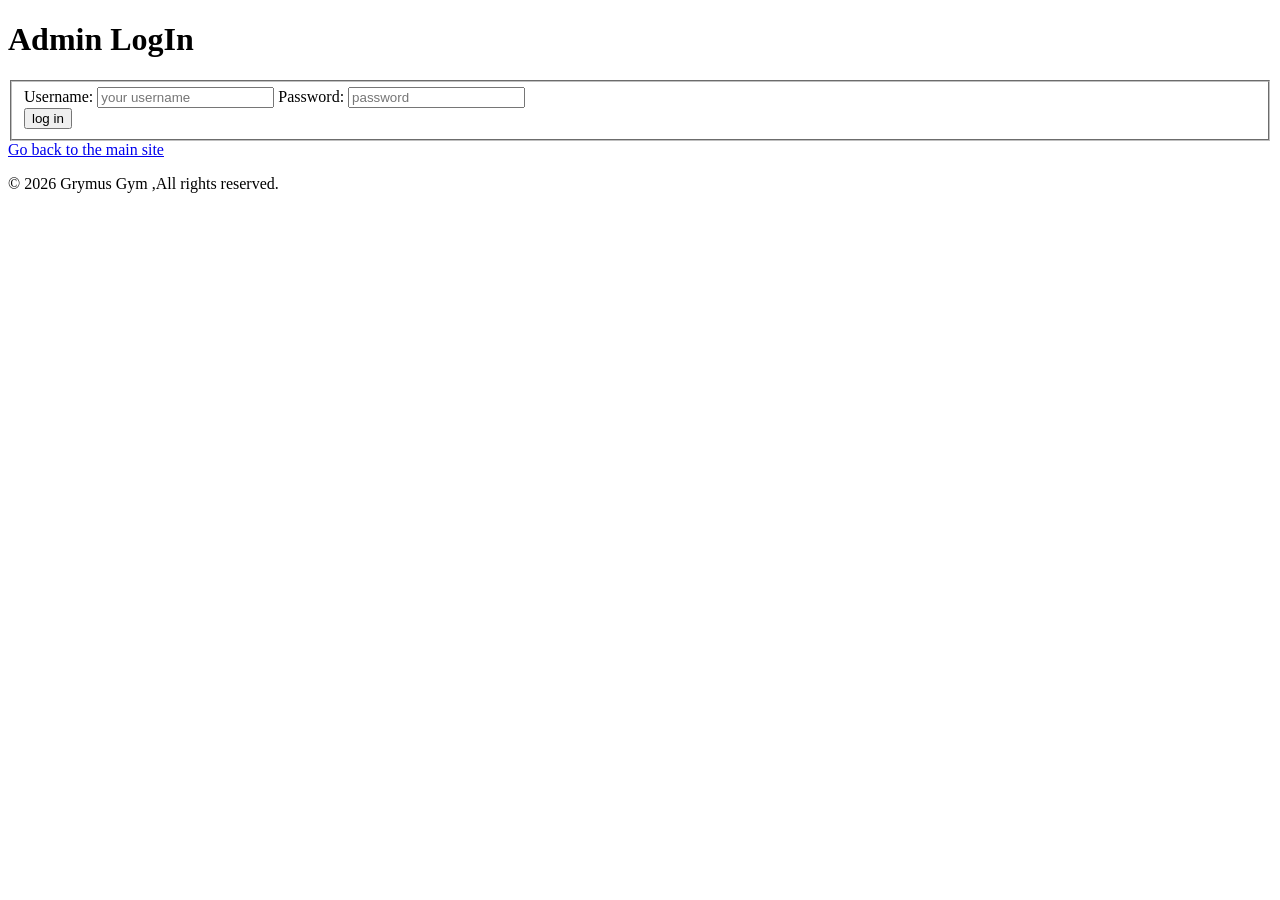
<file: admin/admin-login.html>
<!DOCTYPE html>
<html lang="en">
<head>
    <meta charset="UTF-8">
    <meta name="viewport" content="width=device-width, initial-scale=1.0">
    <title>Admin Login-Grymus</title>
</head>
<body>

    <header>
        <h1>Admin LogIn</h1>
    </header>


    <main>
            <!--ADMIN LOG IN-->
        <section id="admin-log-in-form">
        <fieldset>
            <form>
                <label for="username">Username:</label>
                <input type="text" id="username" placeholder="your username" name="username" required>

                <label for="password">Password:</label>
                <input type="password" id="password" name="password" placeholder="password" required>

            </form>
            <button>log in</button>
        </fieldset>
        <a href="../index.html">Go back to the main site</a>
        </section>
    </main>


    <!--FOOTER-->
    <footer>
        <p>&copy; 2026 Grymus Gym ,All rights reserved.</p>
    </footer>
</body>
</html>
</file>
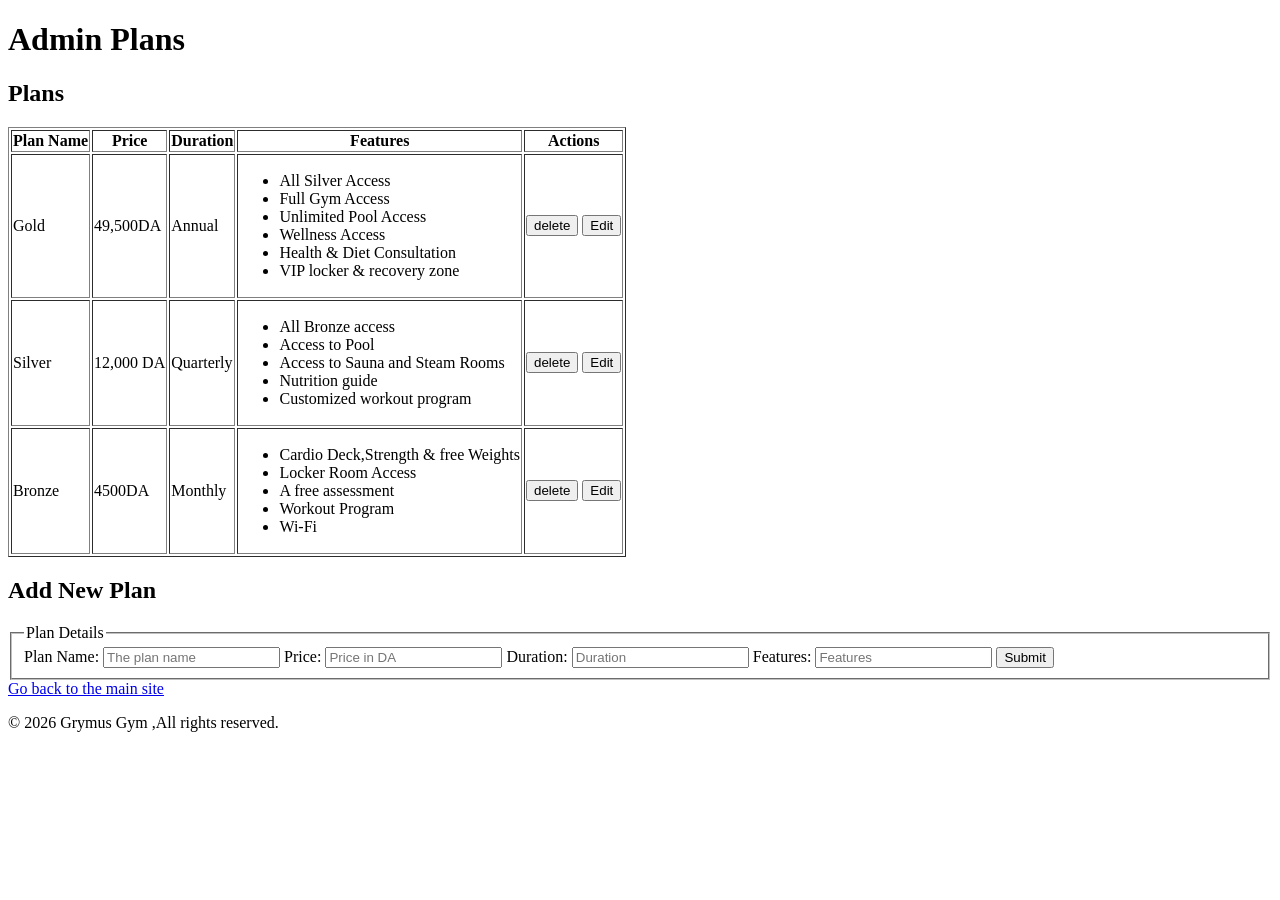
<file: admin/admin-plans.html>
<!DOCTYPE html>
<html lang="en">
<head>
    <meta charset="UTF-8">
    <meta name="viewport" content="width=device-width, initial-scale=1.0">
    <title>Admin Plans-Grymus</title>
</head>
<body>
    
    <header>
        <h1>Admin Plans</h1>
    </header>


    <main>
            <!--TABLE OF EXISTING PLANS-->
                <section id="table-plans">
                    <h2>Plans</h2>
                    <table border="1">
                        <thead>
                            <tr>
                               <th>Plan Name</th>
                               <th>Price</th>
                               <th>Duration</th>
                               <th>Features</th>
                               <th>Actions</th>
                            </tr>
                        </thead>
                        <tbody>
                            <tr>
                                <td>Gold</td>
                                <td>49,500DA</td>
                                <td>Annual</td>
                                <td>
                                    <ul>
                                        <li>All Silver Access</li>
                                        <li>Full Gym Access</li>
                                        <li>Unlimited Pool Access</li>
                                        <li>Wellness Access</li>
                                        <li>Health & Diet Consultation</li>
                                        <li>VIP locker & recovery zone</li>
                                    </ul>
                                </td>
                                <td>
                                    <input type="button" value="delete">
                                    <input type="button" value="Edit">
                                </td>
                            </tr>
                            <tr>
                                <td>Silver</td>
                                <td>12,000 DA</td>
                                <td>Quarterly</td>
                                <td>
                                    <ul>
                                        <li>All Bronze access</li>
                                        <li>Access to Pool</li>
                                        <li>Access to Sauna and Steam Rooms</li>
                                        <li>Nutrition guide</li>
                                        <li>Customized workout program</li>
                                    </ul>
                                </td>
                                <td>
                                    <input type="button" value="delete">
                                    <input type="button" value="Edit">
                                </td>
                            </tr>
                            <tr>
                                <td>Bronze</td>
                                <td>4500DA</td>
                                <td>Monthly</td>
                                <td>
                                    <ul>
                                        <li>Cardio Deck,Strength & free Weights</li>
                                        <li>Locker Room Access</li>
                                        <li>A free assessment</li>
                                        <li>Workout Program</li>
                                        <li>Wi-Fi</li>
                                    </ul>
                                </td>
                                <td>
                                    <input type="button" value="delete">
                                    <input type="button" value="Edit">
                                </td>
                            </tr>
                        </tbody>
                    </table>

                </section>
                   <section id="admin-log-in-form">
                        <h2>Add New Plan</h2>
                        <fieldset>
                            <legend>Plan Details</legend>
                            <form>
                                <label for="plan-name">Plan Name:</label>
                                <input type="text" id="plan-name" placeholder="The plan name" name="username" required>

                                <label for="Price">Price:</label>
                                <input type="number" id="Price" name="Price" placeholder="Price in DA" required>
                                
                                <label for="Duration">Duration:</label>
                                <input type="text" id="Duration" name="Price" placeholder="Duration" required>

                                <label for="Features">Features:</label>
                                <input type="text" id="Features" name="Features" placeholder="Features" required>

                                <button type="submit">Submit</button>

                            </form>
                        
                        </fieldset>
                        <a href="../index.html">Go back to the main site</a>
                    </section>

    </main>

        <!--FOOTER-->
    <footer>
        <p>&copy; 2026 Grymus Gym ,All rights reserved.</p>
    </footer>


</body>
</html>
</file>
<file: admin.css>
*{
    box-sizing: border-box;
    margin: 0;
    padding: 0;
}

body{
    font-family: "Inter",sans-serif;
    line-height: 1.6;
    background-color: var(--bg);
    margin: 0;

}

:root{
    --primary:#694966;
    --accent:#F6AA1C;
    --secondary:#FCFCFC;
    --text:#00090c;
    --bg:#818479;
}
h2{
    text-align: center;
    font-size: 1.75rem;
    text-transform: uppercase;
    font-family: "Montserrat",sans-serif;
    letter-spacing: -1px;
    font-weight: 700;
    color: var(--secondary);
    padding: 1.25rem;
}

#sidebar-nav{
    background-color: var(--text);
    position: sticky;
    top: 0;
    z-index: 1000;
    padding: 1.5rem;
    display: flex;
    flex-direction: column;
    justify-content: space-between;
    align-items: center;
    gap: 0.25rem;
    margin-bottom: 2rem;
    
}




img{
    height: auto;
    width: 150px;
    padding: 1.2rem;
}

#sidebar-nav ul{
    display: flex;
    gap: 0.75rem;
    list-style: none;
    padding: 0 1.5rem;
}

#sidebar-nav ul a{
    text-decoration: none;
    color: var(--secondary);
    font-weight: 500;
    transition: all 0.3s ease;
}

#sidebar-nav ul a:hover{
    color: var(--primary);
    text-shadow: 0 0 10px var(--primary);
}

main{
    padding: 3rem;
}




#stat-cards-container{
    display: grid;
    grid-template-columns: 1fr;
    gap: 2rem;
    margin: 1.5rem 0;
}

.stat-card{
    display: flex;
    flex-direction: column;
    justify-content: center;
    align-items: center;
    gap: 0.5rem;
    width: 90%;
    margin: 0 auto;
    padding: 1rem;
    background-color: var(--secondary);
    border-radius: 1rem;
    box-shadow: 0 2px 5px #00090c75;
    text-align: center;
   
}

.stat-card h3{
    font-size: 1rem;
    text-transform: uppercase;
    font-weight: 800;
    letter-spacing: -0.5px;
}

.total-members h3,.classes-today h3 ,.classesPerWeek h3{
    color: var(--accent);
}

.total-members,.classes-today,.classesPerWeek{
    border-top: 8px solid var(--accent);
}

.active-subs h3,.revenue h3,.popularPlan h3{
    color: var(--primary);
}

.active-subs,.revenue,.popularPlan{
    border-top: 8px solid var(--primary);
}

.total-members::before{
    content:"";
    display: inline-block;
    width: 20px;
    height: 20px;
    background: url(imgs-admin/group-users.png);
    background-size: contain;
}

.active-subs::before{
    content:"";
    display: inline-block;
    width: 24px;
    height: 24px;
    background: url(imgs-admin/member-card.png);
    background-size: contain;
}



.revenue::before{
    content:"";
    display: inline-block;
    width: 24px;
    height: 24px;
    background: url(imgs-admin/money.png);
    background-size: contain;
}



.classes-today::before{
    content:"";
    display: inline-block;
    width: 24px;
    height: 24px;
    background: url(imgs-admin/fitness.png);
    background-size: contain;
    
}





.stat-card p{
    font-size: 2rem;
    padding: 0.75rem 0;
    font-weight: 700;
}

.classes-today{
    display: flex;
    flex-direction: column;
    gap: 1rem;
    padding: 2rem 2.5em;
}

.classes-today h3{
    padding-bottom: 0.5rem;
    border-bottom: 2px solid var(--accent);
}

.classes-today p{
    padding: 0.5rem;
    margin-left: 0.75rem;
}

#today-classes-container{
    display: grid;
    grid-template-columns: 1fr;
    gap: 0.6rem;
    padding: 1rem;
}

.today-class{
    display: flex;
    flex-direction: column;
    align-items: flex-start;
    text-align: left;
    background-color: var(--primary);
    border-radius: 1rem;
    padding: 1rem;
    box-shadow: 0 4px 14px #00000030;
    border-top: 5px solid var(--bg);
    transition: all 0.3s ease;
}

.today-class:hover{
    transform: translateY(-3px);
    box-shadow: 0 8px 20px #f6aa1c40;
}




.today-class h4{
    margin-left: 1rem;
    color: var(--secondary);
    text-transform: capitalize;
    font-weight: 800;
    font-size: 1.25rem;
    letter-spacing: 0.4px;
    line-height: 1.3;
}


.today-class .level-badge{
    display: inline-block;
    background-color: #ffffff18;
    color: var(--secondary);
    font-size: 0.7rem;
    font-weight: 600;
    padding: 0.2rem 0.6rem;
    border-radius: 1.75rem;
    border: 1px solid #ffffff35;
    width: fit-content;
    opacity: 0.7;
}

#recent-activity table{
   margin: 0 auto;
   width: 75%;
   border-collapse: collapse;
   table-layout: fixed;
  
}

#recent-activity table caption{
    padding: 2rem;
    font-size: 1.2rem;
    color: var(--primary);
    font-weight: 600;
    text-transform: capitalize;
}

#recent-activity table th,#recent-activity table td{
    padding: 0.8rem;
    border: 0.2px solid var(--bg);
    text-align: center;
}

#recent-activity table th{
   background-color: var(--primary);
   text-transform: uppercase;
   color: var(--secondary);
}

#recent-activity table td{
    background-color: var(--secondary);
    color: var(--text);
    font-size: 1rem;
    font-weight: 500;
    text-transform: capitalize;
}

#recent-activity table tbody tr:nth-child(even) td{ 
    background-color: #c2c7b6;
}


#summary-stats,#recent-activity{
    padding: 2rem;
}


footer{
    color: var(--secondary);
    padding: 2rem;
    text-align: center;
}




/*admin log in*/

.admin-main header{
    padding: 1rem;
    color: var(--secondary);
    font-size: 4rem;
    font-weight: 800;
    text-shadow: 0 0 5px var(--secondary);

}

#admin-log-in-form a{
    padding-bottom: 3rem;
}



#admin-log-in-form legend{
    font-size: 1.5rem;
    font-weight: bold;
    color: var(--secondary);
    padding: 10 10 px;
}

#login-body{
    display: flex;
    justify-content: center;
    align-items: center;
}

.admin-main{
    text-align: center;
    padding: 3rem 2rem;
    margin: 2rem;
    display: flex;
    flex-direction: column;
    gap: 0.5rem;
    align-items: center;
    width: 70%;
    height: 60vh;
}

#admin-log-in-form fieldset form,#plan-details fieldset  form{
    display: flex;
    flex-direction: column;
    gap: 0.3rem;
    padding: 2rem;
}

#admin-log-in-form fieldset,#plan-details fieldset{
   margin: 2rem auto;
   padding: 3.5rem;
   border: 3px solid;
   border-style: dashed;
   border-radius: 1rem;
   background-color:var(--primary);
   box-shadow: 0 4px 10px rgba(0,0,0,0.1);
   border-color: #00090c;
}

#admin-log-in-form button,#plan-details button{
    padding: 10px 20px;
    font-size: 1rem;
    font-weight: 600;
    border: 2px solid #00090c;
    border-radius: 8px;
    background-color: var(--primary);
    color: var(--text);
    cursor: pointer;
    transition: all 0.3s ease;
}

#admin-log-in-form legend,#plan-details legend{
   font-size: 1.5rem;
   font-weight: 600;
   color: var(--secondary);
   padding: 0.75rem 0.75rem;
   text-transform: uppercase;
}

#admin-log-in-form input,#plan-details input{
    width: 100%;
    height: 30px;
    border: 2px solid var(--accent);
    border-radius: 1rem;
    padding: 1.25rem;
    margin-bottom: 0.5rem;
    font-size: 1rem;
}


#admin-log-in-form input:focus,#plan-details :focus{
   background-color: #e05b035a;
}





#admin-log-in-form label,#plan-details label{
    color: var(--secondary);
    font-size: 1.25rem;
    font-weight: 600;
    margin-right: 0.75rem;
}



#admin-log-in-form input:focus{
    background-color:#f6aa1c3c;
}

#admin-log-in-form input[type="checkbox"]{
    accent-color: var(--accent);
    height: 15px;
    width: 15px;
}



#admin-log-in-form label{
    font-weight: bold;
    padding: 0.2rem;
}



/* admin plans */

#members-section {
    width: 100%;
}

#plans,#members-table{
    overflow-x: auto;
    -webkit-overflow-scrolling: touch;
    display: block;
    margin: 0 auto;
    width: 90%;
    text-align: center;
    margin: 0 auto;
    font-size: 1rem;
    width: 100%;
    border-radius: 9px 9px 0 0;
    box-shadow: 0 0 20px #3a3c45b1;
    transition: all 0.3s ease;
    table-layout: fixed;
}


section #members-table{
    overflow-x: auto;
    -webkit-overflow-scrolling: touch;
    display: block;
}



#members-table{
    display: table;
    width: 100%;
}


main{
    margin-right: 0;
   
}

#plans>table>th {
    background-color: #0000002f;
    font-family: "Oswald", sans-serif;
    border-radius: 1rem;
}

.plan-main {
    margin: 4rem;
    margin-top: 0;
}

#plans tr,#members-table tr{
    color: var(--accent);
    background-color: var(--primary);
    font-weight: 500;
    
    
}
#plans th,#plans td,#members-table th,#members-table td{
    padding: 8px 15px;
    font-weight: 800;
    font-size: 1.1rem;
    border:none;
    margin: 0;
    
}

#plans td,#members-table td{
    color: var(--text);
    font-weight: 800;
   

}

#plans tbody tr:hover{
    box-shadow:0 0 20px #3a3c45b1;
    transition: all 0.3s ease;
    
}








#members-table th:nth-child(1) { width: 5%; }   /* ID */
#members-table th:nth-child(2) { width: 20%; }  /* Name */
#members-table th:nth-child(3) { width: 25%; }  /* Email */
#members-table th:nth-child(4) { width: 12%; }  /* Phone */
#members-table th:nth-child(5) { width: 10%; }  /* Plan */
#members-table th:nth-child(6) { width: 13%; }  /* Join Date */
#members-table th:nth-child(7) { width: 15%; }  /* Actions */









header h1{
    padding: 2rem;
    color: var(--secondary);
    font-weight: 800;
    text-align: center;
}


#plans ul{
    list-style: none;
}

.action-buttons input[type="button"] {
    padding: 0.5rem 1rem; 
    font-size: 1rem;
    border: none;
    border-radius: 1rem;
    cursor: pointer;
    margin-right: 0.5rem; 
}

.action-buttons input[type="button"][value="delete"] {
    background-color:var(--bg);
    color: white;
}

.action-buttons input[type="button"][value="delete"]:hover {
    background-color: #c03a2ba2;
}

.action-buttons input[type="button"][value="Edit"] {
   background-color:var(--bg);
    color: white;
}

.action-buttons input[type="button"][value="Edit"]:hover {
    background-color: #217dbb78;
}



#plans td:nth-child(4) { 
    min-width: 200px;
}

#plans td:nth-child(5) { 
    min-width: 120px;
}

.main-site {
    color: var(--text);
    font-family: "Oswald", sans-serif;
    text-decoration: none;
    font-size: large;
    transition: all 0.3s ease;
}

.main-site:hover{
    color: var(--secondary);
    text-shadow:  
     1px 1px 2px #B84900,
     0 0 5px #dcf763;
    
}

/*js*/

#members-section{
    margin: 1.5rem auto;
    max-width: 1200px;

}



#add-member-form h3,#edit-modal h3{
    font-size: 1.2rem;
    color: var(--accent);
    text-transform: uppercase;
}

#add-member-form{
    display: flex;
    flex-direction: column;
    align-items: center;
    justify-content: center;
    gap: 1.5rem;
    margin: 0;
    background-color: var(--text);
    margin: 3rem auto;
    padding: 3.5rem;
    border-radius: 2rem;
    box-shadow: 0 0 20px #00090c72;
}

#add-member-form input{
    padding: 0.9rem;
    border-radius: 1rem;
    border: none;
    text-align: center;
    width: 60%;
}


#add-member-form input:focus,#members-controls input:focus{
    background-color: var(--primary);
}

#add-member-form select{
    padding: 0.8rem 1.1rem;
    width: 40%;
    background-color: var(--primary);
    border: none;
    border-radius: 1rem;
    color: var(--secondary);
    font-weight: 800;
    text-align: center;

}

#add-member-form button{
    padding: 0.8rem 1.2rem;
    border-radius: 1rem;
    cursor: pointer;
    border: none;
    background-color: var(--accent);
    color: var(--secondary);
    font-size: 1.2rem;
    font-weight: 800;
    box-shadow: 0 0 10px rgba(0, 0, 0, 0.244);
    transition: all 0.3s ease;

}

#add-member-form button:hover{
    background-color:#b27b15;
    box-shadow: 0 0 10px var(--accent);
}


#members-controls{
    padding: 1rem;
    display: flex;
    justify-content: center;
    align-items: center;
    gap: 1rem;
    margin: 1.5rem 0;
}

#members-controls input{
    padding: 0.8rem;
    border-radius: 1rem;
    text-align: center;
    border: none;
}


#members-controls select{
    padding: 0.6rem;
    background-color: var(--primary);
    border-radius: 1rem;
    color: var(--secondary);
    font-weight: 700;
    border: none;
    text-align: center;
}

#members-controls p{
    color: var(--secondary);
    font-weight: bold;
    font-size: 1.2rem;
}


#members-controls p span{
    color: var(--accent);
    font-size: 1.3rem;
}

#edit-modal{
    padding: 2rem;
    background-color: var(--secondary);
    border-radius: 2rem;
}


.modal-content{
    display: flex;
    flex-direction: column;
    align-items: center;
    gap: 1rem;
    text-align: center;
}

.modal-content input{
    padding: 0.8rem;
    border-radius: 0.5rem;
    border: none;
    color: var(--accent);
    background-color: var(--text);
    text-align: center;
    font-size: 1rem;
    font-weight: 700;
    width: 80%;
}

.modal-content input:focus{
    background-color: var(--accent);
    color: var(--text);
}


.modal-content select{
    padding: 0.9rem;
    border: none;
    font-size: 1rem;
    border-radius: 1.5rem;
    background-color: var(--accent);
    font-weight: 700;
    text-align: center;
}

#save-edit-btn,#cancel-edit-btn{
    padding: 0.5rem 1rem;
    font-size: 1.2rem;
    background-color: var(--accent);
    color: var(--secondary);
    border: none;
    border-radius: 1rem;
    font-weight: 800;
    cursor: pointer;
}

#cancel-edit-btn{
    background-color: var(--text);
    color: var(--secondary);
}

#edit-member-table,#delete-member-table{
    padding: 0.3rem 0.8rem;
    margin: 0.5rem auto;
    border: none;
    font-weight: 700;
    border-radius: 1.5rem;
    font-size: 1rem;
    background-color: var(--accent);
}

#delete-member-table{
    background-color: var(--bg);
    color: var(--secondary);
}




#edit-modal{
    position: fixed;
    top: 0;
    left: 0;
    width: 100%;
    height: 100%;
    background-color: #00090cb7;
    display: flex;
    justify-content: center;
    align-items: center;
    z-index: 9999;
}

#edit-modal .modal-content{
    background-color: var(--text);
    padding: 3rem;
    border-radius: 2rem;
    box-shadow: 0 0 30px #00000080;
    width: 90%;
    max-width: 500px;
}

.hidden{
    display: none !important;
}








/* admin plans */

#table-plans h2{
    display: flex;
    justify-content: center;
    align-items: center;
    padding: 1rem;
    color: white;
    font-weight: 700;
}

header h1{
    display: flex;
    justify-content: center;
    align-items: center;
    padding: 1rem;
    color: white;
    font-weight: 800;
}

#plans table,#classes-admin-table table {
    overflow-x: auto;
    -webkit-overflow-scrolling: touch;
    width: 100%;
}


#plans,#classes-admin-table{
    border-collapse: collapse;
    margin: 0;
    font-size: 0.85em;
    width: 100%;
    overflow: hidden;
    box-shadow: 0 0 20px #3a3c45b1;
    transition: all 0.3s ease;
    table-layout: auto;
}

#plans th,#classes-admin-table th {
    background-color: #0000002f;
    font-family: "Oswald", sans-serif;
}

.plan-main {
    margin: 4rem 1rem;
}

#plans tr,#classes-admin-table tr{
    color: var(--accent);
    background-color: var(--primary);
    font-weight: 500;
    
}
#plans th,#plans td,#classes-admin-table th,#classes-admin-table td{
    padding: 8px 15px;
    font-weight: 400;
    border: 1px solid #420d55;
    
}

#plans td,#classes-admin-table td{
    color: var(--text);
    font-weight: 500;

}

#plans tbody tr:hover,#classes-admin-table tbody tr:hover{
    box-shadow:0 0 20px #3a3c45b1;
    transition: all 0.3s ease;
    
}

#plans li{
    list-style: none;
}

.action-buttons input[type="button"] {
    padding: 0.5rem 1rem; 
    font-size: 1rem;
    border: none;
    border-radius: 1rem;
    cursor: pointer;
    margin-right: 0.5rem; 
}

.action-buttons input[type="button"][value="delete"] {
    background-color:var(--bg);
    color: white;
    margin: 1rem;
    align-content: center;
}

.action-buttons input[type="button"][value="delete"]:hover {
    background-color: #c03a2ba2;
}

.action-buttons input[type="button"][value="Edit"] {
   background-color:var(--bg);
    color: white;
    margin: 1rem;
    align-content: center;
}

.action-buttons input[type="button"][value="Edit"]:hover {
    background-color: #217dbb78;
}

#plans td:nth-child(4) { 
    min-width: 200px;
}

#plans td:nth-child(5) { 
    min-width: 120px;
}

#admin-classes{
    overflow-x: auto;
}

#classFormMessage{
    min-height: 1.5rem;
    text-align: center;
    font-weight: 700;
}

.form-error{
    color: #8a1010;
}

.form-success{
    color: var(--secondary);
}

.form-swipe{
    animation: swipe-to-edit 0.55s ease;
}



#plan-details legend,#class-details legend{
    font-size: 1.5rem;
    font-weight: bold;
    color: var(--secondary);
    padding: 10 10 px;
}

#plan-details,#class-details{
    align-self: center;
    margin-top: 100px;
}



#plan-details fieldset,#class-details fieldset{
   width: 400px;
   margin: 2rem auto;
   padding: 2rem;
   border: 3px;
   border-style: dashed;
   border-radius: 1rem;
   background-color:var(--primary);
   display: flex;
   flex-direction: column;
   gap: 1rem;
   box-shadow: 0 4px 10px rgba(0,0,0,0.1);
   border-color: var(--text);
}

#plan-details button,#class-details button{
    padding: 10px 20px;
    font-size: 1rem;
    font-weight: 600;
    border: 2px solid  ;
    border-radius: 10px;
    background-color: var(--secondary);
    color: var(--primary);
    cursor: pointer;
}

#plan-details,#class-details{
    padding: 10px;
    width: 100%;
    text-align: center;
}

#plan-details label,#class-details label{
    color: var(--secondary);
    font-size: 18px;
    font-weight: bold;
    margin-right: 10px;
}
#plan-details input,#class-details input,#class-details select{
    border: 3px dashed var(--primary) ;
    padding: 10px;
    outline:none;
    border-radius: 1rem;
    margin-bottom: 1rem;
    font-size: large;

}


#plan-details:focus,#class-details input:focus,#class-details select:focus{
    border: 3px dashed var(--text);
}

input[type="checkbox"]{
  accent-color: var(--accent);
  width: 18px;
  height: 18px;
}
.form-group{
    display: flex;
    flex-direction: column;
    gap: 0.5rem;
}


@keyframes swipe-to-edit{
    from{
        transform: translateX(28px);
    }
    to{
        transform: translateX(0);
    }
}

.main-site {
    display: block;
    width: fit-content;
    margin: 2rem auto 0;
    color: var(--text);
    font-family: "Oswald", sans-serif;
    text-decoration: none;
    font-size: large;
    transition: all 0.3s ease;
}

.main-site:hover{
    color: var(--secondary);
    text-shadow:  
     1px 1px 2px #B84900,
     0 0 5px #dcf763;
    
}





#summary-stats,#recent-activity,#plan-chart-section{
    padding: 2rem;
}

#planChart{
    display: flex;
    align-items: end;
    justify-content: center;
    gap: 1.25rem;
    min-height: 220px;
    width: min(720px, 100%);
    margin: 1rem auto;
    padding: 1.5rem;
    background-color: var(--secondary);
    border-radius: 1rem;
    box-shadow: 0 2px 5px #00090c75;
}

.plan-bar-wrap{
    display: flex;
    flex-direction: column;
    align-items: center;
    justify-content: end;
    height: 170px;
    min-width: 70px;
    gap: 0.5rem;
}

.plan-bar{
    display: flex;
    align-items: flex-start;
    justify-content: center;
    width: 48px;
    min-height: 18px;
    padding-top: 0.35rem;
    background-color: var(--primary);
    border-radius: 0.75rem 0.75rem 0 0;
    color: var(--secondary);
    font-weight: 800;
}

.plan-bar-wrap p{
    color: var(--text);
    font-weight: 800;
    text-transform: capitalize;
}





/*tablet*/

@media (min-width: 768px){
    #stat-cards-container{
        grid-template-columns: repeat(2,1fr);
        align-items: flex-start;
    }
}


/*desktop*/

@media(min-width: 1024px){
    body{
        display: flex;
        flex-wrap: wrap;
        min-height: 100vh;
    }
    #stat-cards-container{
        display: grid;
        grid-template-columns: repeat(4,1fr);
        align-items: center;
    }

    #sidebar-nav{
        width: 250px;
        height: 100vh;
        display: flex;
        flex-direction: column;
        justify-content: flex-start;
        gap: 1.5rem;
        padding: 2rem 1rem;
        position: fixed;
        left: 0;
        margin-right: 2rem;
    }
    main{
        margin-left: 250px;
    }



    body.admin-layout main{
        margin-left: 250px;
        flex: 1;
        width: calc(100% - 250px);
        padding: 2rem 4rem;
        display: flex;
        flex-direction: column;
        align-items: center;
    }




    #sidebar-nav ul{
        display: flex;
        flex-direction: column;
        margin: 0;
        padding: 0;
        gap: 2rem;
        justify-content:flex-start;
        align-items: flex-start;
    }

    footer{
        margin-left: 800px;
    }


    

}
</file>
<file: style.css>
*{
    box-sizing: border-box;
    margin: 0;
    padding: 0;
    

}

body{
    background: var(--bg);
    line-height: 1.6;
    font-size: 1rem;
    font-family: "Roboto", sans-serif;
    overflow-x: hidden;
}


/*colors*/

:root {
    --primary: #0D2531;       
    --accent: #DCF763;  
    --secondary: #B84900;      
    --bg: #1C1D21;      
    --text: #FEF9FF;           
}


/*navigation part*/

nav{
    position: sticky;
    top: 0;
    z-index: 1000;
    padding: 0 1rem;
    display: flex;
    flex-direction: column;
    background-color: var(--primary);
    align-items: center;
    box-shadow: 0 2px 7px rgba(0, 0, 0, 0.504);
    max-width: 100%;
    padding: 0 0 1.5rem 0;
}

nav ul{
    list-style: none;
    display: flex;
    flex-wrap: wrap;
    justify-content: space-between;
    gap: 0.5rem;
    padding: 1rem;

}

nav li a{
    text-decoration: none;
    font-size: 0.85rem;
    color: var(--text);
    font-weight: 500;
    letter-spacing: 0.5px;
    text-transform: uppercase;
    padding: 0.5rem 0;
    transition: color 0.3s ease;
}




nav li a:hover{
    color: var(--accent);
    
}

nav li a.active{
    color: var(--accent);
    font-weight: 700;
    border-bottom: 2px solid var(--accent);
}


nav img{
    height: auto;
    width: 150px;
    padding: 1.5rem;
}


/*hero part*/

#hero{
    height: 90vh;
    padding: 0 4%;
    background:var(--primary);
    display: flex;
    flex-direction: column;
    justify-content: center;
    align-items: center;
    position: relative;
    gap: 30px;
}

#hero>h1{
    color: var(--text);
    font-size: 2rem;
    font-weight: 700;
    font-family: "Oswald", sans-serif;
    margin-bottom: 1rem;
    letter-spacing: -2px;
}

#hero  span{
    text-align: center;
    color: var(--accent);
    font-family: "Oswald", sans-serif;
    font-size: 2.5rem;
    text-shadow: 0 0 25px #dcf7635b;
}

#hero > p{
    color: var(--text);
    font-size: 1rem;
    font-weight: 300;
    padding: 1rem;
    margin-bottom: 2rem;
}

#hero > a{
    text-decoration: none;
    color: var(--text);
    font-size: 1.25rem;
    font-weight: bold;
    background-color: var(--secondary);
    padding: 1rem;
    border-radius: 1rem;
    box-shadow:0 0 20px var(--secondary);
}

#hero > a:hover{
    background: #8a3700;
    color: #fef9ffc6;
}

main {
    padding: 2rem 4%;
}

section h2{
    font-family: 'Oswald', sans-serif;
    font-size: 1.75rem;
    font-weight: 700;
    color: var(--text);
    text-transform: uppercase;
    margin-bottom: 1rem;
    letter-spacing: -1px;
    position: relative;
}
h2+p{
    color: #fef9ff7f;
    margin-bottom: 2rem;
    position: relative;
}

/*homepage gym facilities part*/

#featured-gym-facilities,#membership-plans{
    padding: 1rem;
    margin-bottom: 3rem;
}

#gym-facilities-cards{
    display: flex;
    flex-wrap: wrap;
    justify-content: center;
    gap: 3rem;
    margin-top: 4rem;
    
}

.gym-facility-card{
    flex: 0 0 100%;
    padding: 3rem;
    background-color: var(--primary);
    display: flex;
    flex-direction: column;
    gap: 30px;
    border-radius: 2rem;
    transition: all 0.3s ease;

}
.gym-facility-card:hover{
    box-shadow:  0 0 20px var(--accent);
    transform: translateY(10px);
}

.gym-facility-card img{
    width: 100%;
    height: 200px;
    object-fit: cover;
    border-radius: 2rem;
    box-shadow:0 0 20px #1c1d21e0;
}

.gym-facility-card h3{
    color: var(--accent);
    font-size: 1.3rem;
    text-transform: uppercase;
    text-align: left;
    text-shadow: 0 0 20px #dcf76367;
    font-family: "Oswald",sans-serif;
}


.gym-facility-card ul{
    list-style: none;
    text-align: left;
    line-height: 2;
}
.gym-facility-card li{
    padding-top: 0.6rem;
    padding-bottom: 0.6rem;
    color: var(--text);
    font-size: 1rem;
    padding-left: 1.5rem;
    position: relative;
}

.gym-facility-card li::before{
    content: "▸";
    color: var(--secondary);
    position: absolute;
    left: 0;
}

/*homepage membership plans part*/

#membership-cards{
    display: flex;
    flex-wrap: wrap;
    justify-content: center;
    gap: 3rem;
    margin:4rem 0 8rem 0;
}

.membership-plan-card{
    flex: 0 0 80%;
    text-align: center;
    background: var(--primary);
    padding: 2rem;
    border-radius: 1.5rem;
    display: flex;
    flex-direction: column;
    align-items: center;
    justify-content: space-between;
    gap: 1rem;
    transition: all 0.3s ease;
   
}

.membership-plan-card:hover{
    box-shadow: inset 0 0 20px #b84a00d3;
    transform: scale(1.01);
}

.membership-plan-card h3{
    color: var(--secondary);
    font-size: 1.75rem;
    font-family: "Oswald",sans-serif;
    text-transform: uppercase;
}

.membership-plan-card span{
    color: var(--accent);
    font-style: italic;
}

.membership-plan-card img{
    height: 200px;
    width: 200px;
}

.membership-plan-card ul{
    list-style: none;
    color: var(--text);
    text-align: left;
    line-height: 2;
    padding: 2rem;
    
}

.membership-plan-card li{
    font-size: 1.1rem;
    font-weight: 700;
    padding-left: 2rem;
    text-transform: uppercase;
    position: relative;
    font-family: 'roboto',sans-serif;
    
}
.membership-plan-card li::before{
    content: "✔";
    color: var(--accent);
    text-shadow: 0 0 10px #dcf7636a;
    position: absolute;
    left: 0;
}


.membership-plan-card a{
    padding: 1rem;
    text-decoration: none;
    font-size: 1.25rem;
    background: var(--secondary);
    border-radius: 1.5rem;
    color: var(--text);
    font-weight: 600;
    margin-top: auto;
}

.membership-plan-card a::before{
    content: '\00BB';
    color: var(--text);
}

.membership-plan-card p{
    color: var(--accent);
    text-shadow: 0 0 10px #dcf763be;
    text-transform: uppercase;
}

.membership-plan-card a:hover{
    background: #8a3700;
    color: #fef9ffc6;
}


/*footer part*/

footer{
    display: flex;
    flex-direction: column;
    align-items: center;
    justify-content: center;
    gap: 1.5rem;
    background-color: var(--primary);
    padding: 1rem;
    color: var(--text);
    box-shadow: 0 -2px 10px rgba(0, 0, 0, 0.504);
}

#footer-columns{
    display: flex;
    justify-content: center;
    align-items: flex-start;
    flex-wrap: wrap;
    gap: 2rem;
}

.footer-column{
    padding: 2rem;
    flex: 1 1 15.5rem;
}

.footer-column ul{
    list-style: none;
    line-height: 2;
}

.footer-column h3,.footer-column a{
    padding-bottom: 0.5rem;
    color: var(--secondary);
    text-shadow: 0 0 15px #b84a008d;
} 

.footer-column a,#contact-us a{
    text-decoration: none;
    font-weight: 600;
    color: var(--text);
}

.footer-column a:hover,#contact-us a:hover{
    color: var(--accent);
    text-shadow: 0 0 15px #dcf76364;
    text-decoration: underline var(--accent);
}




.page-header{
    padding: 3rem 1.5rem ;
    text-align: center;
    background: var(--primary);
}
.page-header h1{
    text-transform: uppercase;
    letter-spacing: -2px;
    font-size: 2rem;
    font-family: 'Oswald',sans-serif;
    color: var(--text);
    

}

.page-header span{
    color: var(--accent);
    text-shadow: 0 0 10px #dcf7638b;
}

.page-header p{
    color: var(--text);
    text-transform: uppercase;
    font-size: 1rem;
    font-style: italic;
}


/*classes part*/


#classes-table caption{
    color: var(--text);
    font-family:"Oswald",sans-serif ;

 }

#classes-table{
    overflow-x: auto;
    -webkit-overflow-scrolling: touch;
    display: block;
}


#classes-table table,#opening-hours-table table{
    border-collapse: collapse;
    font-size: 1em;
    min-width: 400px;
    border-radius: 9px 9px 0 0;
    overflow: hidden;
    box-shadow:0 0 20px #3a3c45b1;
    transition: all 0.3s ease;
    margin: 0 auto;
}
#classes-table thead tr,#opening-hours-table thead tr{
    color: var(--accent);
    text-align: center;
    background-color: var(--primary);
    font-weight: 500;
}
#classes-table th,#classes-table td{
    padding: 8px 10px;
    font-weight: 500;
}

#opening-hours-table th,#opening-hours-table td{
    padding: 6px 8px;
    font-weight: 500;
}

#classes-table tbody tr:nth-of-type(even),#opening-hours-table tbody tr:nth-of-type(even){
    background-color:#27282d9e;
}

#classes-table td,#opening-hours-table td{
    border: 1px solid var(--primary);
}

#classes-table td, td a,#opening-hours-table td{
    text-decoration: none;
    color: var(--text);
    font-family: 'Lucida Sans Regular', 'Lucida Grande', 'Lucida Sans Unicode', Geneva, Verdana, sans-serif ;
    transition: all 0.3s ease;
    
}

#classes-table td a:hover{
    color: var(--secondary);
}

#classes-table tbody tr:hover{
    box-shadow:0 0 20px #3a3c45b1;
    
}

#classes-table caption{
    margin-bottom: 2rem;
    font-size: 1.25rem;
}


.badge-adv{
  display: inline-block;
  font-size: 0.8em;
  padding: 4px 8px;
  background-color: #b41111;
  color: white;
  border-radius: 50px;
  text-align: center;
}

.badge-beg{
  display: inline-block;
  font-size: 0.8em;
  padding: 4px 8px;
  background-color: #0cb00c;
  color: white;
  border-radius: 50px;
  text-align: center;
}

.badge-int{
  display: inline-block;
  font-size: 0.8em;
  padding: 4px 8px;
  background-color: #dc5517;
  color: white;
  border-radius: 50px;
  text-align: center;
}

.badge-all{
  display: inline-block;
  font-size: 0.8em;
  padding: 4px 8px;
  background-color: #2828a9;
  color: white;
  border-radius: 50px;
  text-align: center;
}

/*trainers page part*/


.trainers-cards-container{
   display: grid;
   grid-template-columns: 1fr;
   gap: 1.5rem;
   margin: 2rem;
}

.trainer-card{
    
    margin: 0 auto;
    padding: 2rem;
    border-radius: 2rem;
    padding: 2rem;
    background: var(--primary);
    box-shadow: 0 0 10px rgba(0, 0, 0, 0.255);
    transition: all 0.3s ease;
   
}


.trainer-card figure{
    width: 100%;
    display: flex;
    flex-direction: column;
    align-items: center;
    gap: 1rem;
    
}



.female:hover {
    transform: scale(1.01);
    box-shadow: 0 5px 20px rgba(65, 65, 65, 0.277);
    background: linear-gradient(135deg,var(--primary) 0%,#310d2e 75%, #6E0C32  100%);
}


.male:hover {
    transform: scale(1.01);
    box-shadow: 0 5px 20px rgba(65, 65, 65, 0.277);
    background: linear-gradient(135deg,var(--primary) 0%,#093434 65%, var(--secondary)  100%);
}



.trainer-card figure img{
    width: 80%;       
    max-width: 250px; 
    aspect-ratio: 1/1; 
    object-fit: cover;
    border-radius: 50%;
    box-shadow: 0 0 20px #0c0d12;
}

.trainer-card figcaption{
    text-decoration: none;
    color: var(--text);
    font-weight: 500;    

}
img[alt="trainer picture"]{
    font-size: 0.5em;
    text-align: center;
    color: var(--accent);
    font-weight: bold;
    text-transform: uppercase;
    
}

.trainer-card figcaption .title{
    font-weight: bold;
    color: var(--accent);
    font-family: "Oswald", sans-serif;
    font-size: 20px;
    text-decoration: underline;
    text-decoration-style: wavy;
    text-decoration-color: #dcf7639a;
    text-decoration-skip-ink: all ;
}

.trainer-card figcaption a{
    text-decoration: none;
    color: var(--text);
    font-family: "Oswald" , sans-serif;
    font-size: 35px;
    display: block;
    text-align: center;
    margin-bottom: 1rem;
    text-shadow: 0 0 10px var(--text);
    transition: all 0.3s ease;
}

.trainer-card figcaption a:hover{
    color: var(--secondary);
    text-align: center;
    margin-bottom: 1rem;
    text-shadow: 0 0 5px var(--secondary);

}
#work-with-us address a{
    font-family: "Oswald" , sans-serif;
    font-style: italic;
    color: var(--secondary);
    text-decoration: none;
    font-size: 1.5rem;
    font-weight: 700;

}

#work-with-us address a:hover{
    color: var(--text);
    transition: all 0.2s ease;

}


/*membership page part*/

#membership-plans-container{
    display: grid;
    grid-template-columns: 1fr;
    gap: 2rem;
    margin-top: 4rem;
}

.membership-plan{
    text-align: center;
    display: flex;
    flex-direction: column;
    align-items: center;
    justify-content: space-between;
    background-color: var(--primary);
    padding: 2rem;
    border-radius: 1.25rem;
    gap: 1rem;
    transition: all 0.3s ease;
    
}

.membership-plan:hover{
    transform: scale(1.01);
    background: linear-gradient(135deg,var(--primary) 0%,#102c3a 50%, #1c3f3c 75%,#dcf76368 100%);
}

.membership-plan h3{
    color: var(--text);
    font-size: 2rem;
    font-family: 'Oswald', sans-serif;
    text-transform: uppercase;
    letter-spacing: -1px;
    margin-bottom: 2rem;
}

.membership-plan h3 span{
    color: var(--secondary);
}

.membership-plan h3 .badge{
    color: var(--accent);
    text-shadow: 0 0 20px #dcf76360;
}

.membership-plan h3 .badge::before{
    content: "\2605";
    color: var(--secondary);
    font-size: 2.5rem;
    margin-right: 6px;
    text-shadow: 0 0 10px var(--secondary);
}

.recommended{
    box-shadow: 0 0 30px #b84a009d;
}

.membership-plan h4{
    color: var(--text);
    text-transform: uppercase;
    font-size: 1.5rem;
    letter-spacing: -0.5px;
}

.membership-plan dl{
    text-align: left;
    padding: 0.75rem;
}
.membership-plan dt{
    color: var(--secondary);
    font-weight: 700;
    font-size: 1.2rem;
    text-transform: uppercase;
}
.membership-plan dd{
    color: var(--text);
    font-weight: 500;
}

.price{
    font-weight: 700;
    font-size: 2rem;
    color: var(--accent);
    text-shadow: 0 0 10px #dcf7639b;
    text-transform: uppercase;
    font-family: "Oswald",sans-serif;
    letter-spacing: -2px;
    margin-bottom: 1rem;
}

.price::after{
    content:'';
    display: block;
    width: 40%;
    height: 4px;
    margin-top: 4px;
    background: var(--accent);
    border-radius: 2px;
    opacity: 0.6;
}

#registration-form,#contact-form{
    padding: 1rem;
}

#registration-form fieldset,#contact-form fieldset{
    padding: 1.5rem;
    border-radius: 1rem;
    background: var(--primary);
    border-color: var(--accent);
    margin: 1.5rem 0;
    display: flex;
    flex-direction: column;
    justify-content: center;
    align-items: center;
    gap: 0.5rem;
    box-shadow: 0 0 30px #dcf76340;
}

#registration-form fieldset legend,#contact-form fieldset legend{
    color: var(--accent);
    text-transform: uppercase;
    letter-spacing: -0.5px;
    font-weight: 700;
    font-size: 1.2rem;
    font-family: 'Oswald',sans-serif;
}

#registration-form fieldset input,#contact-form input{
    padding: 1rem;
    border-radius: 1rem;
    color: var(--secondary);
    font-weight: 600;
    width: 90%;
    transition: all 0.2s ease;
}


input[type="radio"],input[type="checkbox"]{
    accent-color: var(--accent);
}

input[type="radio"]:checked:focus ,input[type="radio"]:checked:hover{
    box-shadow: 0 0 8px #dcf76366;
    cursor: pointer;
}

input[type="checkbox"]:focus{
    box-shadow: 0 0 8px #dcf76366;
    cursor: pointer;
}

#plan-radio{
   display: flex;
   align-items: center;
   gap: 10px;
}

#registration-form fieldset input:focus,#contact-form input:focus,#contact-form textarea:focus{
    background-color: #dcf763c8;
    box-shadow: 0 0 10px #b84a00ad;
    outline: none;
}

#registration-form fieldset input:hover,#contact-form input:hover{
    transform: scale(1.02);
}



#plan-radio>label{
    display: flex;
    align-items: center;
    gap: 0.5rem;
    cursor: pointer;
    margin-bottom: 0.5rem;
}

#registration-form fieldset label,#contact-form fieldset label{
    color: var(--text);
    font-size: 1rem;
    font-weight: 700;
    text-transform: uppercase;
}

#terms-and-conditions{
    display: flex;
    flex-direction: column;
    align-items: center;
    justify-content: center;
    gap: 1.5rem;
}

#terms-and-conditions label{
    font-size: 1.5rem;
    font-weight: 700;
    color: var(--text);
}

#terms-and-conditions a{
    text-decoration: none;
    color: var(--secondary);
    transition: all 0.3s ease;

}

#terms-and-conditions a:hover{
    text-shadow: 0 0 10px var(--secondary);
    transform: scale(1.05);
}


/*contact page*/

#registration-form button,#contact-form button{
    padding: 1rem;
    font-size: 1.25rem;
    color: var(--text);
    background: var(--secondary);
    border-radius: 1rem;
    border: none;
    font-weight: 700;
    margin: 1.5rem;
    transition: all 0.3s ease;

}

#registration-form button:hover,#contact-form button:hover{
    transform: scale(1.05);
    box-shadow: 0 0 10px #b84a0083;
}




#contact-form{
    flex: 0 0 100%;

}

#contact-form textarea{
    border-radius: 0.5rem;
    margin: 1rem 0;
    resize: none;
    height: 200px;
    width: 100%;
    transition: all 0.3s ease;
}

#contact-form textarea:hover{
    box-shadow: 0 0 15px var(--secondary);
    transform: scale(1.025);
}

#info-block{
    flex: 0 0 30%;
    display: flex;
    flex-direction: column;
    justify-content: center;
    align-items: center;
}


#contact-form-and-info{
    display: flex;
    flex-direction: column;
    gap: 1.5rem;
}

iframe{
    width: 100%;
    height: 300px;
    border-radius: 1rem;
    margin: 1.5rem 0;
    transition: all 0.3s ease;

}

iframe:hover{
    box-shadow: 0 0 20px #dcf763cf;
    transform: scale(1.025);
}
#contact-us,#location{
    text-align: center;
    color: var(--text);
    font-size: 1em;
    padding: 1rem;
}

#opening-hours-table {
    overflow-x: auto;
    -webkit-overflow-scrolling: touch;
    display: block;
    width: 90%;
}

#opening-hours-table table {
    border-collapse: collapse;
    margin: 25px 0;
    font-size: 1rem;
    min-width: 100%; 
    width: 100%;
}


#contact-us strong{
    color: var(--accent);
    font-family: 'oswald',sans-serif;
    font-size: 1.3rem;
}

#opening-hours-table caption{
    padding: 1.5rem;
    font-size: 1.5rem;
    font-weight: bold;
    font-family: "oswald",sans-serif;
    color: var(--secondary);
}

#opening-hours-table td:hover,#opening-hours-table th:hover{
    transform: scale(1.05);
}


/*js*/


.error-message{
    color: #ff0000;
    font-weight: bold;
    text-shadow: 0 0 15px #ff0000;
    margin-top: 4px;
    font-size: 12px;
}

#terms-and-conditions .error-message,#error-plan{
    font-size: 1.2rem;
}


.select-plan{
    padding: 0.75rem 1.2rem;
    background-color: var(--secondary);
    border: none;
    font-size: 1.2rem;
    font-weight: bold;
    border-radius: 1rem;
    color: var(--text);
    box-shadow: 0 0 10px #dc55178e;
    margin: 1rem 0;
    cursor: pointer;
    transition: all 0.3s ease;
}


.select-plan:hover{
    background-color: #8d360e;
    transform: scaleX(1.05);
}

.membership-plan.selected{
    border: 3px solid var(--accent);
    box-shadow: 0 0 20px #dcf7638e;
    background:linear-gradient(135deg,#0d2531d2 0%,#1a310dd2 50%, #dcf76333 75%,#dcf76330 100%); 
}   
.membership-plan.selected:hover{
    border: 3px solid var(--accent);
    box-shadow: 0 0 20px #dcf7638e;
    background:linear-gradient(135deg,#0d2531d2 0%,#1a310dd2 50%, #dcf76333 75%,#dcf76330 100%); 
}





/*responsive on tablet*/
@media (min-width: 700px){
    #membership-plans-container{
        grid-template-columns: repeat(2,1fr);
        gap: 20px;
    }
    #hero > h1 { font-size: 3rem; }
    #hero span  { font-size: 3.5rem; }
    #hero > p   { font-size: 1.25rem; }
    .gym-facility-card{ flex: 0 0 30rem; }
    section h2  { font-size: 2rem; }
    .page-header h1 { font-size: 2.75rem; }
    .page-header p  { font-size: 1.25rem; }
    .page-header { padding: 6rem 4rem; }
    #registration-form fieldset input,
    #contact-form input { width: 60%; }
    iframe { width: 450px; height: 550px; }
    nav ul { gap: 1.25rem; }
    main { padding: 3rem 5%; }
    #featured-gym-facilities,
    #membership-plans { padding: 1.5rem; margin-bottom: 5rem; }
    .page-header { padding: 6rem 4rem; }
    #registration-form,#contact-form { padding: 2.5rem; }
    #registration-form fieldset,
    #contact-form fieldset { padding: 2rem; margin: 2rem 0; }
    nav ul { gap: 1.25rem; }
    nav li a { font-size: 0.9rem; }
    #contact-us,#location,#opening-hours-table { font-size: 1.1rem; padding: 1.5rem; }
    #classes-table table,
    #opening-hours-table table { font-size: 0.85em; }
    .trainers-cards-container{grid-template-columns: repeat(2,1fr);}
}

#valid-Form-Modal{
   display: flex;
   flex-direction: column;
   gap: 0.5rem;
   width: 50%;
   align-items: center;
   justify-content: center;
}

#valid-form-message{
   display: block;
   margin-bottom: 2rem;
   text-align: center;
   color: var(--accent);
   text-shadow: 0 0 10px #dcf76382;
   font-size: 1.5rem;
   font-weight: bold;
   text-transform: capitalize;
}

#mini-cart{
    position: fixed;
    z-index: 999;
    bottom: 0;
    right: 0;
    left: 0;
    display: flex;
    justify-content: space-between;
    align-items: center;
    gap: 0.2rem;
    transform: translateY(115%);
    padding: 1rem;
    background-color: var(--accent);
    box-shadow: 0 0px 10px #dcf76373;
    

}

#mini-cart.visible{
    transform: translateY(0);
}


#mini-cart span{
    color: var(--secondary);
    font-weight: 900;
    font-size: 1.2rem;
    padding: 0.25rem;
    font-family: "oswald",sans-serif;
    text-shadow: 0 0 5px #dc551792;
}

#mini-cart strong{
    font-weight: 1000;
    text-transform: uppercase;
    font-size: larger;
    color: var(--bg);
}


#remove-plan-btn,#proceed-plan-btn{
    padding: 8px 12px;
    font-size: 0.8rem;
    font-weight: bold;
    border: none;
    border-radius: 0.8rem;
    cursor: pointer;
    transition: all 0.3s ease;

}
#remove-plan-btn{
    background-color: var(--secondary);
    color: var(--text);
}
#proceed-plan-btn{
    background-color: var(--text);
    color: var(--secondary);
}

#remove-plan-btn:hover,#proceed-plan-btn:hover{
    background-color: var(--primary);
}



#character-counter-msg{
    margin: 0;
    align-self: flex-end;
    margin-right: 5px;
    color: var(--accent);
    text-shadow: 0 0 10px var(--accent);
}



#character-counter-msg.not-enough{
    color: #ff0000;
    text-shadow: 0 0 10px #ff0000;
}

#toast-notif{
    line-height: 1;
    padding: 1.5rem 2rem;
    color: var(--text);
    background: #008800;
    margin: 0 auto;  
    min-width: 350px;
    border-radius: 1rem;
    box-shadow: 0 0 8px #dcf7633b;
    position: fixed;
    top: 4rem;  
    left: 6rem;  
    z-index: 9999;
    opacity: 0;
    transition: all 0.3s ease;
    
}


#toast-notif.show {
    opacity: 1;
}

#toast-notif p{
    font-weight: bold;
    font-size: 1.2rem;
}

#toast-notif::before{
    content: "";
    background: url(imgs/190411.png);
    display: inline-block;
    background-size: contain;
    background-repeat: no-repeat;
    padding-bottom: 5px;
    height: 25px;
    width: 25px;
}


/*classes js*/


#filters{
    display: flex;
    flex-wrap: wrap;
    align-items: center;
    gap: 0.75rem;
    margin-bottom: 1.5rem;
}

.filter-label{
    display: inline-flex;
    align-items: center;
    gap: 0.4rem;
    color: var(--accent);
    font-family: "Oswald", sans-serif;
    font-size: 1rem;
    font-weight: 700;
    text-transform: uppercase;
    letter-spacing: 0;
    white-space: nowrap;
}

.cute-mark{
    display: inline-flex;
    align-items: center;
    justify-content: center;
    width: 1.25rem;
    height: 1.25rem;
    border-radius: 50%;
    background: var(--secondary);
    color: var(--text);
    font-size: 0.8rem;
    line-height: 1;
    box-shadow: 0 0 10px #b84a004f;
}

.filter-select{
    appearance: none;
    -webkit-appearance: none;
    -moz-appearance: none;
    padding: 0.7rem 2.5rem 0.7rem 1rem;
    border: 1px solid var(--secondary);
    border-radius: 999px;
    background-color: var(--primary);
    color: var(--text);
    font-weight: 700;
    letter-spacing: 0;
    cursor: pointer;
    box-shadow: 0 0 0 transparent;
    transition: all 0.2s ease;
    background-image:
        linear-gradient(45deg, transparent 50%, var(--accent) 50%),
        linear-gradient(135deg, var(--accent) 50%, transparent 50%);
    background-position:
        calc(100% - 18px) 50%,
        calc(100% - 12px) 50%;
    background-size: 6px 6px, 6px 6px;
    background-repeat: no-repeat;
}

.filter-select:hover{
    border-color: var(--accent);
    box-shadow: 0 0 10px #dcf76340;
}

.filter-select:focus{
    outline: none;
    border-color: var(--accent);
    box-shadow: 0 0 0 3px #dcf76333;
}

#dayFilter{
    display: flex;
    flex-wrap: wrap;
    gap: 0.5rem;
}

.dayBtn{
    padding: 0.55rem 0.9rem;
    border: 1px solid var(--secondary);
    border-radius: 999px;
    background: var(--primary);
    color: var(--text);
    font-weight: 700;
    cursor: pointer;
    transition: all 0.2s ease;
}

.dayBtn:hover{
    border-color: var(--accent);
    box-shadow: 0 0 10px #dcf76340;
}

.dayBtn.active{
    background: var(--secondary);
    border-color: var(--accent);
    color: var(--text);
    box-shadow: 0 0 12px #b84a0080;
}



.sort-btn{
    display: inline-flex;
    align-items: center;
    justify-content: center;
    gap: 0.35rem;
    width: 100%;
    padding: 0;
    border: 0;
    background: transparent;
    color: inherit;
    font: inherit;
    font-weight: 700;
    text-transform: inherit;
    letter-spacing: 0;
    cursor: pointer;
}

.sort-btn:hover{
    color: var(--accent);
}

.sort-btn.active{
    color: var(--accent);
}

.sort-indicator{
    display: inline-block;
    min-width: 1ch;
    color: var(--accent);
}

/*trainers js*/





#trainer-search-wrap{
    display: flex;
    flex-wrap: wrap;
    align-items: center;
    gap: 0.75rem;
    margin: 1rem 0 1.5rem 0;
}

#trainerSearch{
    width: min(100%, 28rem);
    padding: 0.9rem 1rem;
    border: 1px solid var(--secondary);
    border-radius: 999px;
    background: var(--primary);
    color: var(--text);
    font: inherit;
}

#trainerSearch::placeholder{
    color: #fef9ff9a;
}

#trainerSearch:focus{
    outline: none;
    border-color: var(--accent);
    box-shadow: 0 0 0 3px #dcf76333;
}

#no-trainers{
    color: var(--text);
    font-family: "Oswald", sans-serif;
    font-size: 1.2rem;
    margin: 1rem 0;
}






.trainers-cards-container{
   display: grid;
   grid-template-columns: 1fr;
   gap: 1.5rem;
   margin: 2rem;
}

.trainer-card{
    
    margin: 0 auto;
    padding: 2rem;
    border-radius: 2rem;
    padding: 2rem;
    background: var(--primary);
    box-shadow: 0 0 10px rgba(0, 0, 0, 0.255);
    transition: all 0.3s ease;
    cursor: pointer;
   
}

.trainer-card figure{
    width: 100%;
    display: flex;
    flex-direction: column;
    align-items: center;
    gap: 1rem;
    
}



.female:hover {
    transform: scale(1.01);
    box-shadow: 0 5px 20px rgba(65, 65, 65, 0.277);
    background: linear-gradient(135deg,var(--primary) 0%,#310d2e 75%, #6E0C32  100%);
}


.male:hover {
    transform: scale(1.01);
    box-shadow: 0 5px 20px rgba(65, 65, 65, 0.277);
    background: linear-gradient(135deg,var(--primary) 0%,#093434 65%, var(--secondary)  100%);
}



.trainer-card figure img{
    width: 80%;       
    max-width: 250px; 
    aspect-ratio: 1/1; 
    object-fit: cover;
    border-radius: 50%;
    box-shadow: 0 0 20px #0c0d12;
}

.trainer-card figcaption{
    text-decoration: none;
    color: var(--text);
    font-weight: 500;    

}
img[alt="trainer picture"]{
    font-size: 0.5em;
    text-align: center;
    color: var(--accent);
    font-weight: bold;
    text-transform: uppercase;
    
}

.trainer-card figcaption .title{
    font-weight: bold;
    color: var(--accent);
    font-family: "Oswald", sans-serif;
    font-size: 20px;
    text-decoration: underline;
    text-decoration-style: wavy;
    text-decoration-color: #dcf7639a;
    text-decoration-skip-ink: all ;
}

.trainer-card figcaption a{
    text-decoration: none;
    color: var(--text);
    font-family: "Oswald" , sans-serif;
    font-size: 35px;
    display: block;
    text-align: center;
    margin-bottom: 1rem;
    text-shadow: 0 0 10px var(--text);
    transition: all 0.3s ease;
}

.trainer-card figcaption a:hover{
    color: var(--secondary);
    text-align: center;
    margin-bottom: 1rem;
    text-shadow: 0 0 5px var(--secondary);

}

.trainer-modal{
    position: fixed;
    inset: 0;
    display: grid;
    place-items: center;
    padding: 1rem;
    background: rgba(13, 37, 49, 0.82);
    z-index: 2000;
}

.trainer-modal[hidden]{
    display: none;
}

.trainer-modal-panel{
    position: relative;
    width: min(100%, 42rem);
    max-height: 90vh;
    overflow: auto;
    padding: 1.5rem;
    border-radius: 1.25rem;
    background: var(--primary);
    box-shadow: 0 0 30px rgba(0, 0, 0, 0.45);
    color: var(--text);
}

.trainer-modal-panel img{
    width: 100%;
    max-height: 280px;
    object-fit: cover;
    border-radius: 1rem;
    margin-bottom: 1rem;
}

.trainer-modal-panel h3{
    font-family: "Oswald", sans-serif;
    font-size: 2rem;
    color: var(--accent);
    margin-bottom: 0.5rem;
}

.trainer-modal-panel h4{
    font-family: "Oswald", sans-serif;
    color: var(--accent);
    margin: 1rem 0 0.5rem;
}

.trainer-modal-panel ul{
    margin-left: 1.25rem;
    line-height: 1.8;
}

.modal-close{
    position: absolute;
    top: 0.5rem;
    right: 0.75rem;
    border: 0;
    background: transparent;
    color: var(--text);
    font-size: 2rem;
    cursor: pointer;
}

body.modal-open{
    overflow: hidden;
}
#work-with-us address a{
    font-family: "Oswald" , sans-serif;
    font-style: italic;
    color: var(--secondary);
    text-decoration: none;
    font-size: 1.5rem;
    font-weight: 700;

}

#work-with-us address a:hover{
    color: var(--text);
    transition: all 0.2s ease;

}
















/*responsive on desktop*/
@media (min-width: 1024px){
    #membership-plans-container{
        grid-template-columns: repeat(3,1fr);
    }
    #hero > h1 { font-size: 4rem; }
    #hero span  { font-size: 4.5rem; }
    #hero > p   { font-size: 1.5rem; }
    #hero > a   { font-size: 2rem; padding: 1.5rem; border-radius: 2rem; }
    section h2  { font-size: 2.5rem; }
    .page-header h1 { font-size: 3.5rem; }
    .page-header p  { font-size: 1.5rem; }
    .gym-facility-card    { flex: 0 0 24rem; }
    .membership-plan-card { flex: 0 0 25rem; }
    .membership-plan-card:hover{box-shadow: inset 0 0 20px #b84a00d3;transform: scale(1.02);}
    .page-header { padding: 8rem 6rem; }
    nav ul { gap: 2rem; flex-wrap: nowrap; }
    main { padding: 5rem 5%; }
    #featured-gym-facilities,
    #membership-plans { padding: 2rem; margin-bottom: 8rem; }
    .membership-plan{padding: 4rem;}
    .membership-plan:hover{transform: scale(1.05);background: linear-gradient(135deg,var(--primary) 0%,#102c3a 50%, #1c3f3c 75%,#dcf76368 100%);}
    .page-header { padding: 8rem 6rem; }
    #registration-form,#contact-form { padding: 4rem; }
    #registration-form fieldset,#contact-form fieldset { padding: 3rem; margin: 3rem 0; }
    #contact-form textarea { width: 300px; height: 300px; }
    #registration-form fieldset input,#contact-form input { width: 60%; }
    nav { flex-direction: row;flex-wrap: nowrap;justify-content: space-between;align-items: center; padding: 0 1rem 0.5rem 1rem; }
    nav ul { gap: 2rem; flex-wrap: nowrap; }
    nav li a { font-size: 1rem; }
    #contact-us,#location,#opening-hours-table { font-size: 1.2rem; padding: 2rem; }
    #plan-radio { gap: 2.5rem; }
    #classes-table,#opening-hours-table { overflow-x: visible; display: revert; }
    #classes-table table,#opening-hours-table table { font-size: 0.9em; }
    #classes-table th,#classes-table td,#opening-hours-table th,#opening-hours-table td { padding: 12px 15px; }
    #contact-form{flex: 0 0 55%;}
    .trainers-cards-container{grid-template-columns: repeat(3,1fr); justify-content: center; gap: 2rem;}
    .trainer-card{height: 100%;}
    .trainer-card,.trainer-card article,.trainer-card figure {height: 100%;}
    #contact-form-and-info{flex-direction:row;flex-wrap:wrap;justify-content: center;align-items: stretch;gap: 3rem;}
}
</file>
